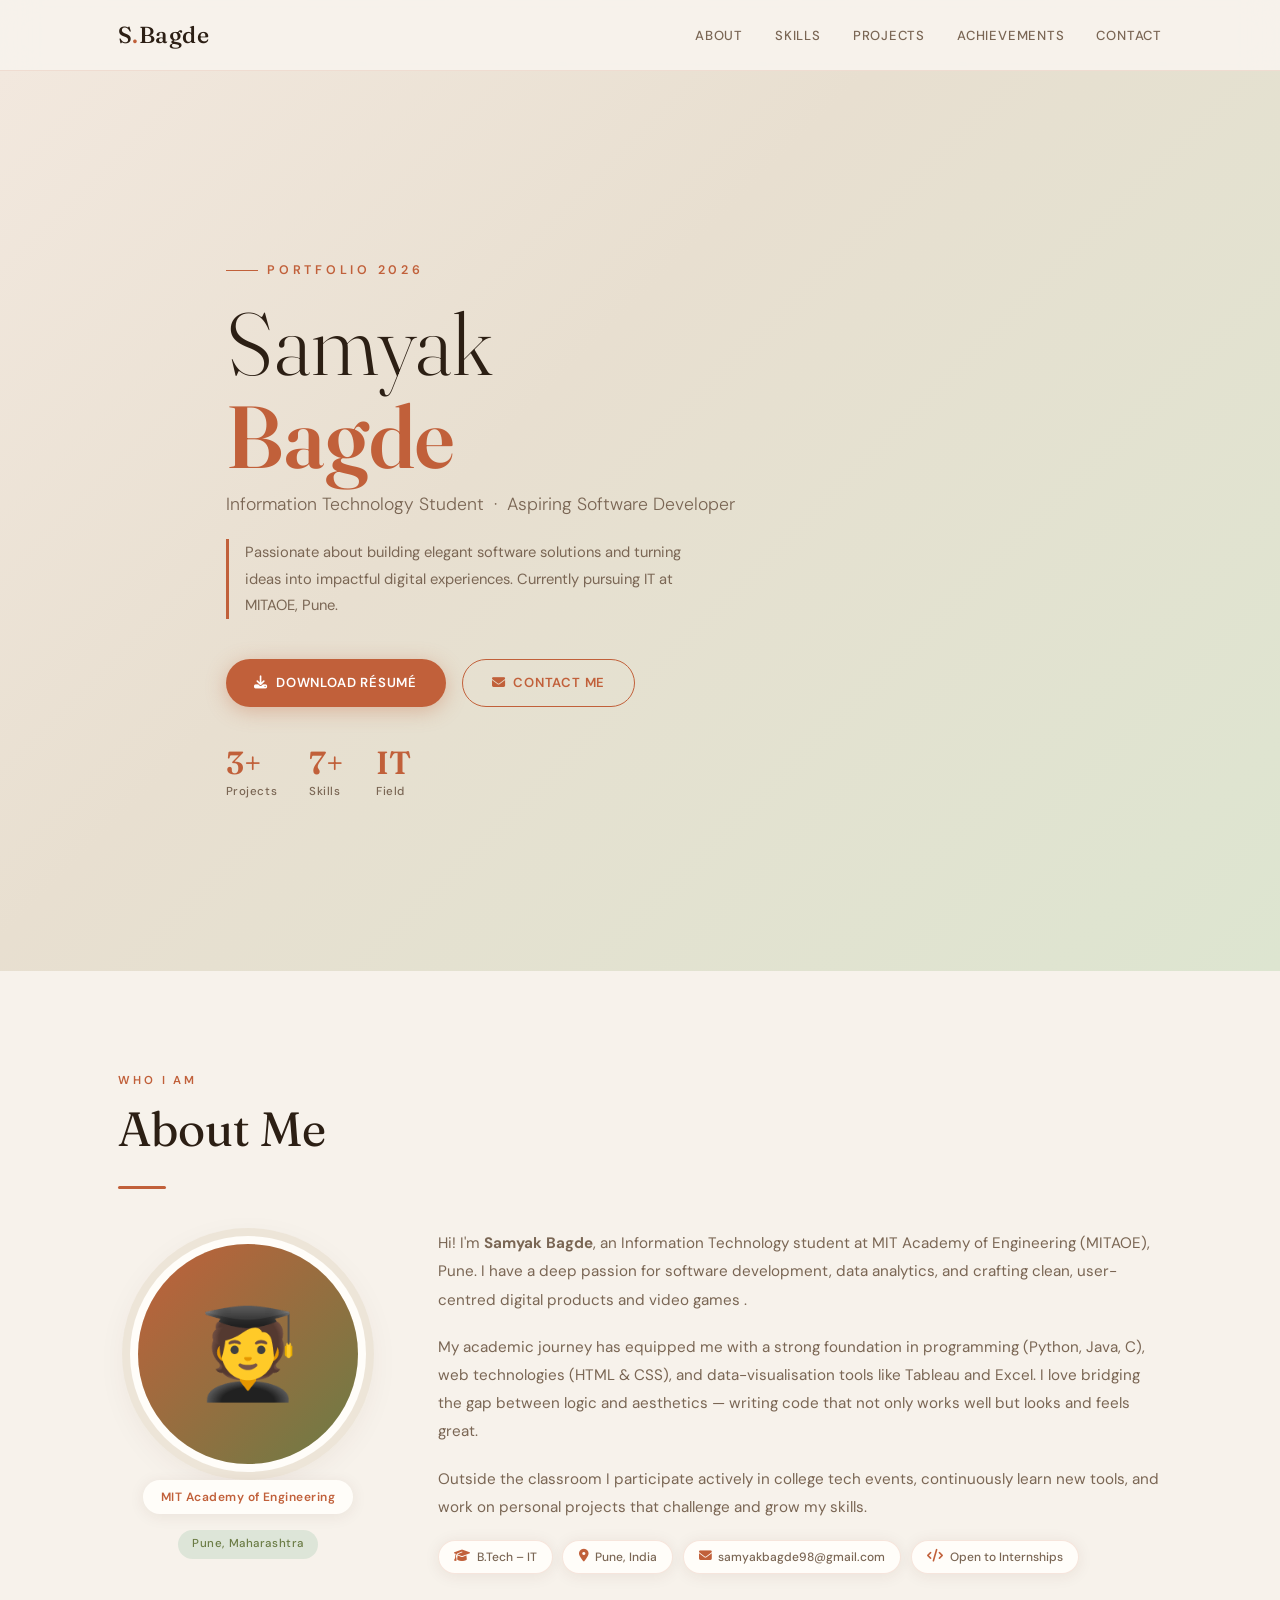
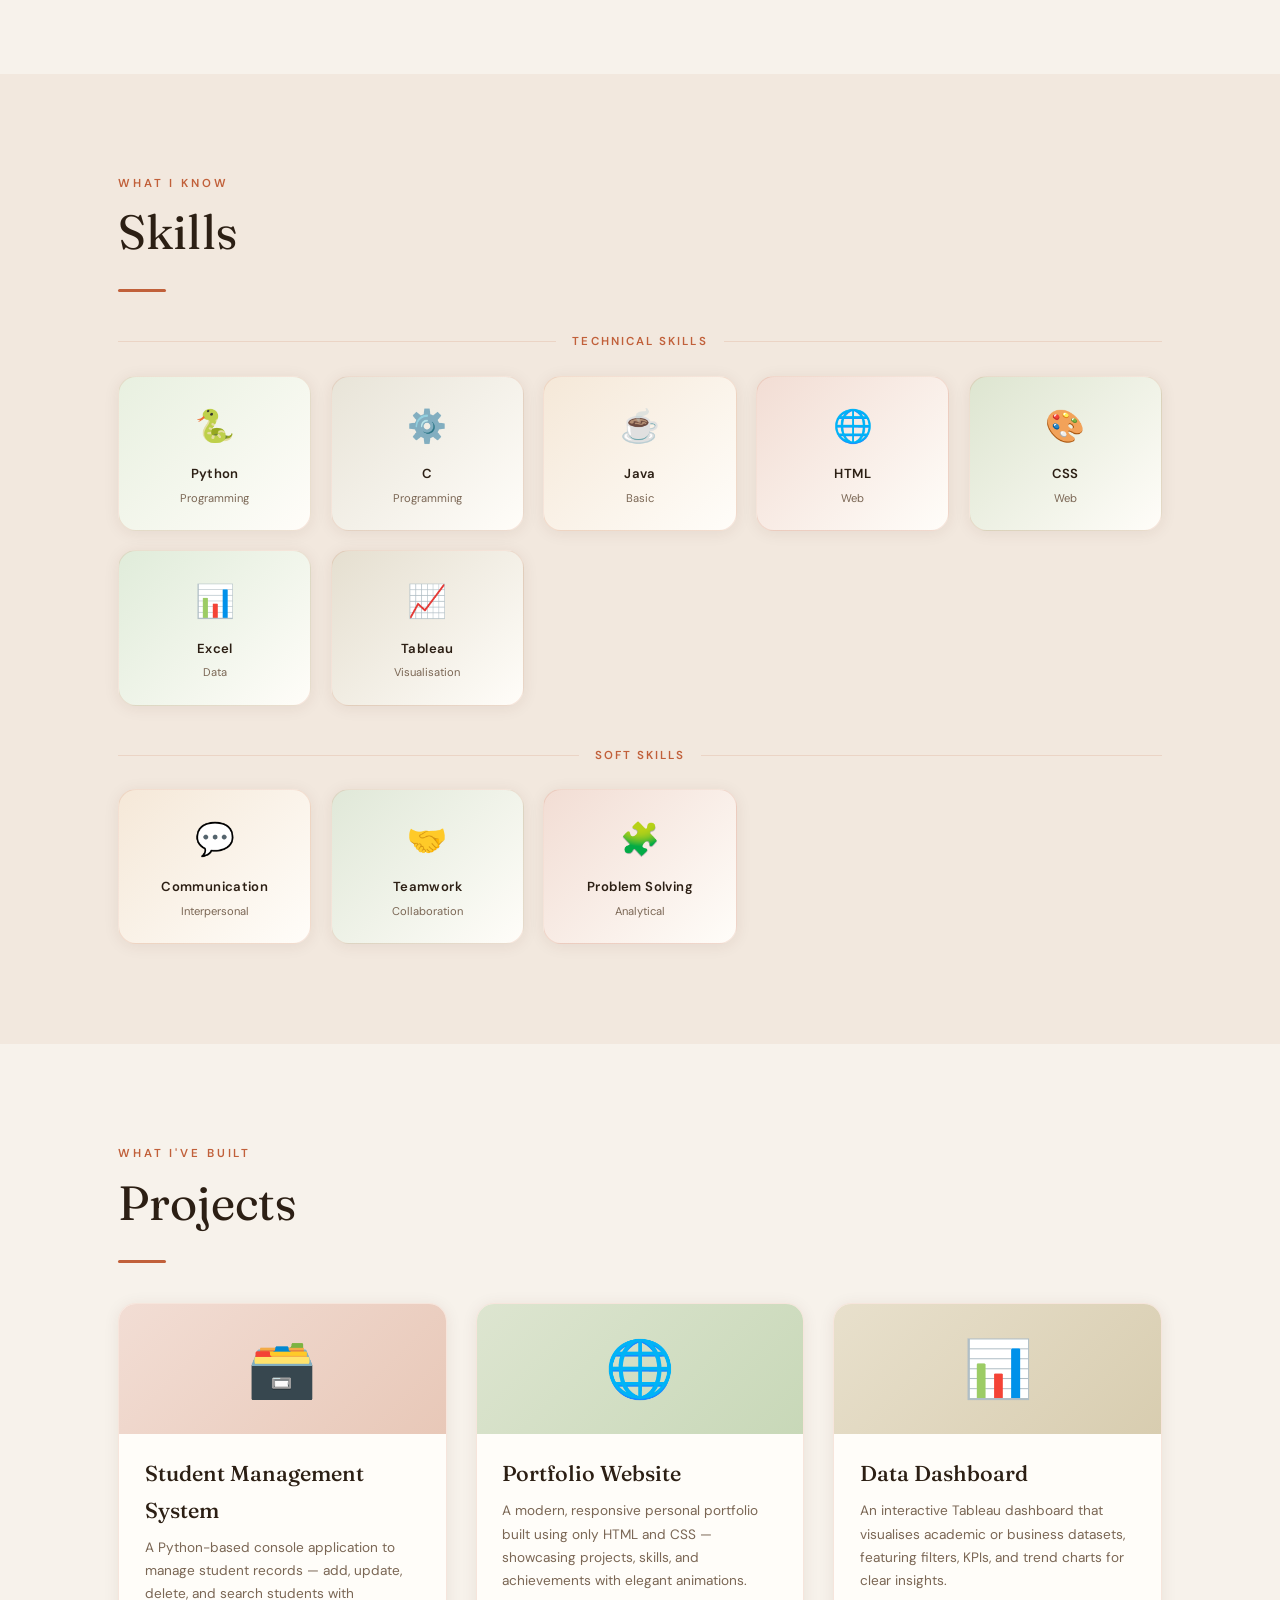
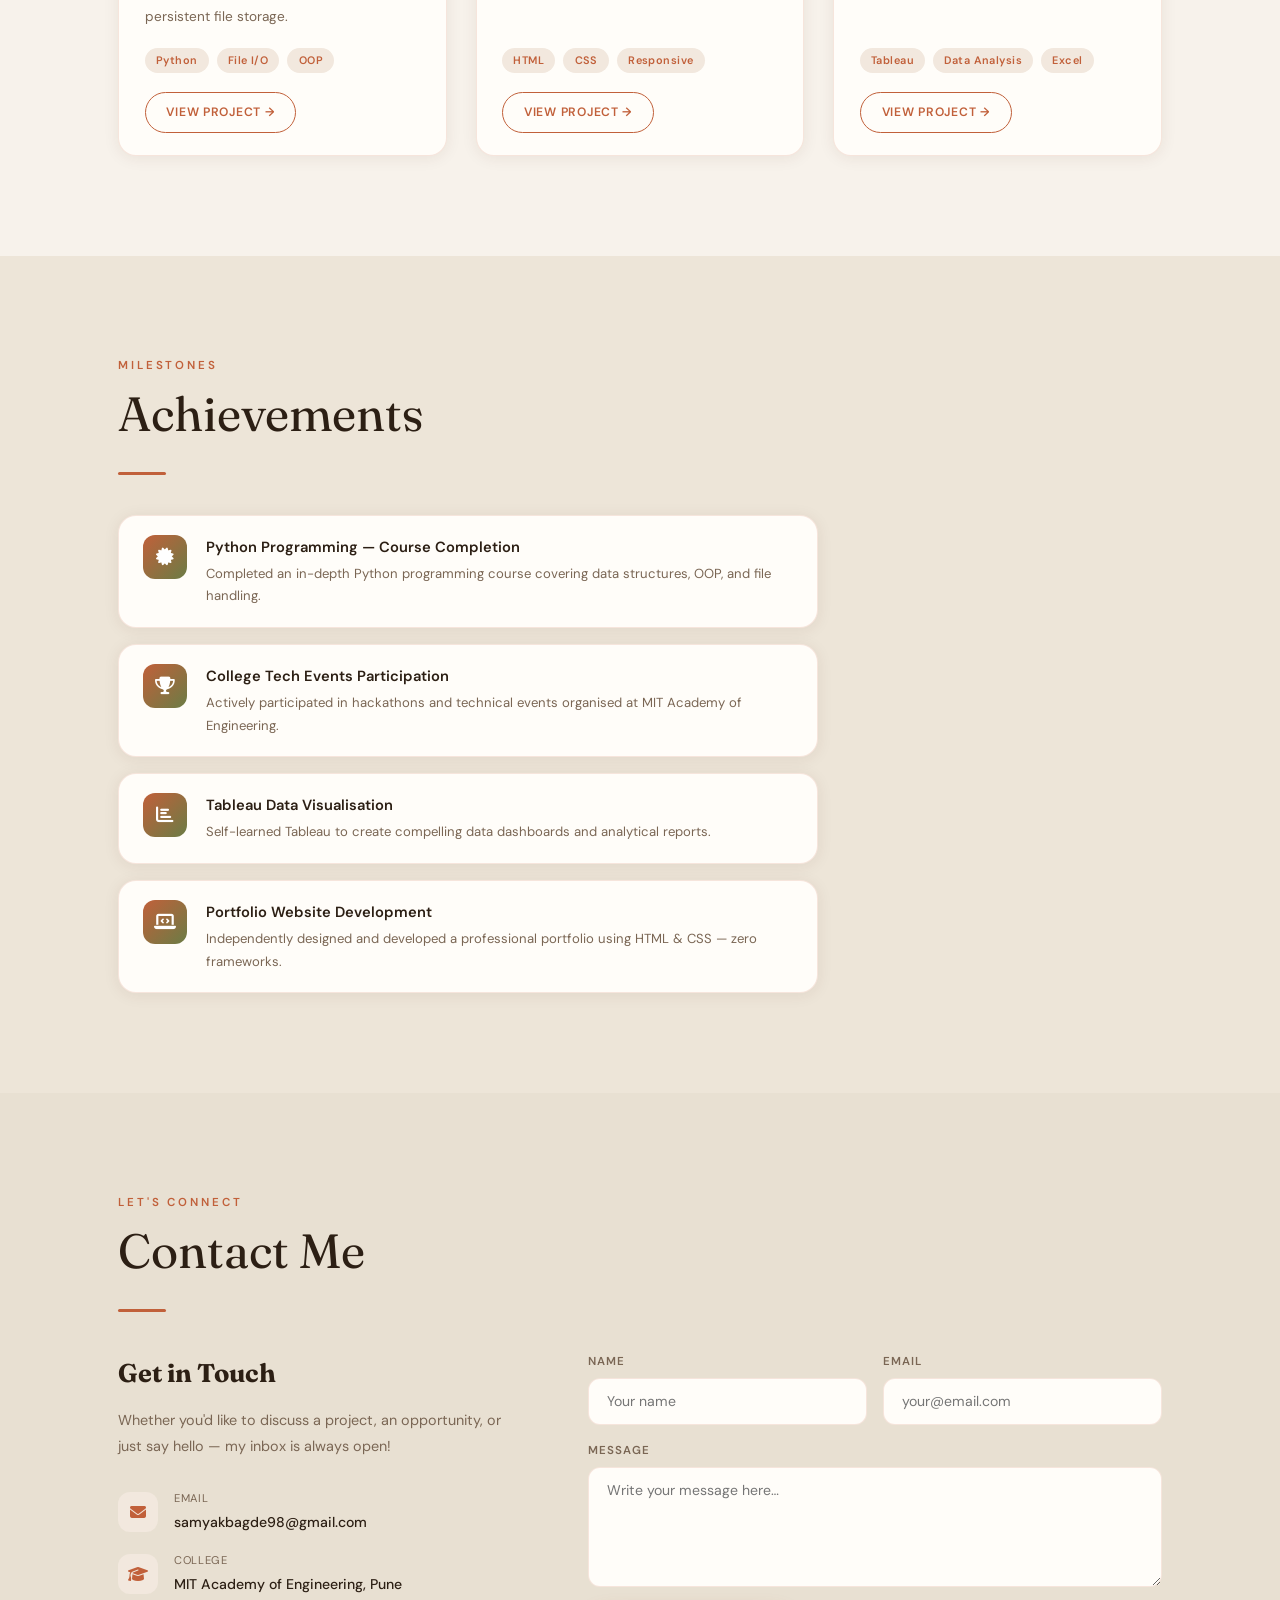
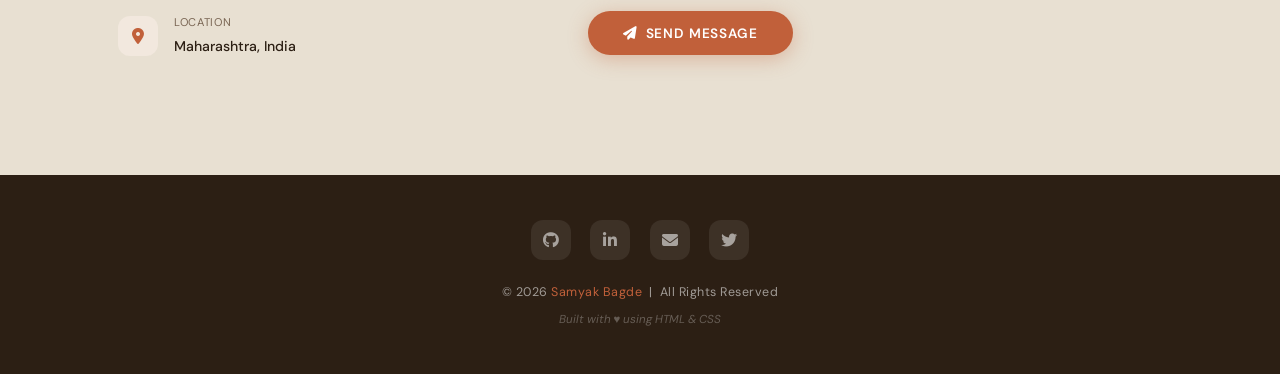
<file: index.html>
<!DOCTYPE html>
<html lang="en">
<head>
  <meta charset="UTF-8" />
  <meta name="viewport" content="width=device-width, initial-scale=1.0" />
  <title>Samyak Bagde — Portfolio</title>
  <link href="https://fonts.googleapis.com/css2?family=Fraunces:ital,opsz,wght@0,9..144,300;0,9..144,400;0,9..144,500;0,9..144,600;1,9..144,300&family=DM+Sans:wght@300;400;500;600&display=swap" rel="stylesheet" />
  <link rel="stylesheet" href="https://cdnjs.cloudflare.com/ajax/libs/font-awesome/6.5.0/css/all.min.css" />
  <link rel="stylesheet" href="style.css" />
</head>
<body>

<!-- ────────────────────────────── NAV ── -->
<nav>
  <div class="nav-inner">
    <a href="#home" class="nav-logo">S<span>.</span>Bagde</a>
    <input type="checkbox" id="nav-toggle" />
    <ul class="nav-links">
      <li><a href="#about">About</a></li>
      <li><a href="#skills">Skills</a></li>
      <li><a href="#projects">Projects</a></li>
      <li><a href="#achievements">Achievements</a></li>
      <li><a href="#contact">Contact</a></li>
    </ul>
    <label for="nav-toggle" class="hamburger" aria-label="Menu">
      <span></span><span></span><span></span>
    </label>
  </div>
  <div class="nav-mobile">
    <a href="#about">About</a>
    <a href="#skills">Skills</a>
    <a href="#projects">Projects</a>
    <a href="#achievements">Achievements</a>
    <a href="#contact">Contact</a>
  </div>
</nav>

<!-- ────────────────────────────── HERO ── -->
<section id="home">
  <div class="container">
    <div class="hero-inner">
      <div>
        <p class="hero-kicker fade d1">Portfolio 2026</p>
        <h1 class="hero-name fade d2">Samyak<br><strong>Bagde</strong></h1>
        <p class="hero-tagline fade d3">Information Technology Student &nbsp;·&nbsp; Aspiring Software Developer</p>
        <p class="hero-intro fade d4">
          Passionate about building elegant software solutions and turning ideas
          into impactful digital experiences. Currently pursuing IT at MITAOE, Pune.
        </p>
        <div class="btn-row fade d5">
          <a href="#" class="btn btn-primary"><i class="fa fa-download"></i> Download Résumé</a>
          <a href="#contact" class="btn btn-outline"><i class="fa fa-envelope"></i> Contact Me</a>
        </div>
        <div class="hero-stats fade d5">
          <div>
            <div class="hero-stat-num">3+</div>
            <div class="hero-stat-lbl">Projects</div>
          </div>
          <div>
            <div class="hero-stat-num">7+</div>
            <div class="hero-stat-lbl">Skills</div>
          </div>
          <div>
            <div class="hero-stat-num">IT</div>
            <div class="hero-stat-lbl">Field</div>
          </div>
        </div>
      </div>
      <div class="hero-blob fade d3">🧑‍💻</div>
    </div>
  </div>
</section>

<!-- ────────────────────────────── ABOUT ── -->
<section id="about" class="section-wrap">
  <div class="container">
    <p class="section-label">Who I Am</p>
    <h2 class="section-title">About Me</h2>
    <div class="sep"></div>
    <div class="about-grid">
      <div class="about-img-wrap">
        <div class="about-avatar">🧑‍🎓</div>
        <div class="about-badge">MIT Academy of Engineering</div>
        <div class="tag">Pune, Maharashtra</div>
      </div>
      <div class="about-text">
        <p>
          Hi! I'm <strong>Samyak Bagde</strong>, an Information Technology student at
          MIT Academy of Engineering (MITAOE), Pune. I have a deep passion for
          software development, data analytics, and crafting clean, user-centred
          digital products and video games .
        </p>
        <p>
          My academic journey has equipped me with a strong foundation in programming
          (Python, Java, C), web technologies (HTML & CSS), and data-visualisation tools
          like Tableau and Excel. I love bridging the gap between logic and aesthetics —
          writing code that not only works well but looks and feels great.
        </p>
        <p>
          Outside the classroom I participate actively in college tech events, continuously
          learn new tools, and work on personal projects that challenge and grow my skills.
        </p>
        <div class="about-chips">
          <div class="chip"><i class="fa fa-graduation-cap"></i> B.Tech – IT</div>
          <div class="chip"><i class="fa fa-map-marker-alt"></i> Pune, India</div>
          <div class="chip"><i class="fa fa-envelope"></i> samyakbagde98@gmail.com</div>
          <div class="chip"><i class="fa fa-code"></i> Open to Internships</div>
        </div>
      </div>
    </div>
  </div>
</section>

<!-- ────────────────────────────── SKILLS ── -->
<section id="skills" class="section-wrap alt">
  <div class="container">
    <p class="section-label">What I Know</p>
    <h2 class="section-title">Skills</h2>
    <div class="sep"></div>

    <div class="skills-divider">Technical Skills</div>
    <div class="skills-grid">
      <div class="skill-card sk-py"><div class="skill-icon"></div><div class="skill-name">Python</div><div class="skill-type">Programming</div></div>
      <div class="skill-card sk-c"><div class="skill-icon"></div><div class="skill-name">C</div><div class="skill-type">Programming</div></div>
      <div class="skill-card sk-java"><div class="skill-icon"></div><div class="skill-name">Java</div><div class="skill-type">Basic</div></div>
      <div class="skill-card sk-html"><div class="skill-icon"></div><div class="skill-name">HTML</div><div class="skill-type">Web</div></div>
      <div class="skill-card sk-css"><div class="skill-icon"></div><div class="skill-name">CSS</div><div class="skill-type">Web</div></div>
      <div class="skill-card sk-xl"><div class="skill-icon"></div><div class="skill-name">Excel</div><div class="skill-type">Data</div></div>
      <div class="skill-card sk-tab"><div class="skill-icon"></div><div class="skill-name">Tableau</div><div class="skill-type">Visualisation</div></div>
    </div>

    <div class="skills-divider">Soft Skills</div>
    <div class="skills-grid">
      <div class="skill-card sk-com"><div class="skill-icon"></div><div class="skill-name">Communication</div><div class="skill-type">Interpersonal</div></div>
      <div class="skill-card sk-team"><div class="skill-icon"></div><div class="skill-name">Teamwork</div><div class="skill-type">Collaboration</div></div>
      <div class="skill-card sk-prob"><div class="skill-icon"></div><div class="skill-name">Problem Solving</div><div class="skill-type">Analytical</div></div>
    </div>
  </div>
</section>

<!-- ────────────────────────────── PROJECTS ── -->
<section id="projects" class="section-wrap">
  <div class="container">
    <p class="section-label">What I've Built</p>
    <h2 class="section-title">Projects</h2>
    <div class="sep"></div>
    <div class="projects-grid">

      <div class="project-card">
        <div class="project-banner pb-1">🗃️</div>
        <div class="project-body">
          <h3 class="project-title">Student Management System</h3>
          <p class="project-desc">
            A Python-based console application to manage student records — add, update,
            delete, and search students with persistent file storage.
          </p>
          <div class="project-tags"><span>Python</span><span>File I/O</span><span>OOP</span></div>
          <a href="#" class="btn-view">View Project →</a>
        </div>
      </div>

      <div class="project-card">
        <div class="project-banner pb-2">🌐</div>
        <div class="project-body">
          <h3 class="project-title">Portfolio Website</h3>
          <p class="project-desc">
            A modern, responsive personal portfolio built using only HTML and CSS —
            showcasing projects, skills, and achievements with elegant animations.
          </p>
          <div class="project-tags"><span>HTML</span><span>CSS</span><span>Responsive</span></div>
          <a href="#" class="btn-view">View Project →</a>
        </div>
      </div>

      <div class="project-card">
        <div class="project-banner pb-3">📊</div>
        <div class="project-body">
          <h3 class="project-title">Data Dashboard</h3>
          <p class="project-desc">
            An interactive Tableau dashboard that visualises academic or business
            datasets, featuring filters, KPIs, and trend charts for clear insights.
          </p>
          <div class="project-tags"><span>Tableau</span><span>Data Analysis</span><span>Excel</span></div>
          <a href="#" class="btn-view">View Project →</a>
        </div>
      </div>

    </div>
  </div>
</section>

<!-- ────────────────────────────── ACHIEVEMENTS ── -->
<section id="achievements" class="section-wrap alt2">
  <div class="container">
    <p class="section-label">Milestones</p>
    <h2 class="section-title">Achievements</h2>
    <div class="sep"></div>
    <div class="ach-list">

      <div class="ach-item">
        <div class="ach-icon"><i class="fa fa-certificate"></i></div>
        <div class="ach-content">
          <h4>Python Programming — Course Completion</h4>
          <p>Completed an in-depth Python programming course covering data structures, OOP, and file handling.</p>
        </div>
      </div>

      <div class="ach-item">
        <div class="ach-icon"><i class="fa fa-trophy"></i></div>
        <div class="ach-content">
          <h4>College Tech Events Participation</h4>
          <p>Actively participated in hackathons and technical events organised at MIT Academy of Engineering.</p>
        </div>
      </div>

      <div class="ach-item">
        <div class="ach-icon"><i class="fa fa-chart-bar"></i></div>
        <div class="ach-content">
          <h4>Tableau Data Visualisation</h4>
          <p>Self-learned Tableau to create compelling data dashboards and analytical reports.</p>
        </div>
      </div>

      <div class="ach-item">
        <div class="ach-icon"><i class="fa fa-laptop-code"></i></div>
        <div class="ach-content">
          <h4>Portfolio Website Development</h4>
          <p>Independently designed and developed a professional portfolio using HTML & CSS — zero frameworks.</p>
        </div>
      </div>

    </div>
  </div>
</section>

<!-- ────────────────────────────── CONTACT ── -->
<section id="contact" class="section-wrap alt3">
  <div class="container">
    <p class="section-label">Let's Connect</p>
    <h2 class="section-title">Contact Me</h2>
    <div class="sep"></div>
    <div class="contact-grid">

      <div class="contact-info">
        <h3>Get in Touch</h3>
        <p>Whether you'd like to discuss a project, an opportunity, or just say hello — my inbox is always open!</p>
        <div class="contact-item">
          <div class="contact-icon"><i class="fa fa-envelope"></i></div>
          <div>
            <div class="contact-item-lbl">Email</div>
            <div class="contact-item-text"><a href="mailto:samyakbagde98@gmail.com">samyakbagde98@gmail.com</a></div>
          </div>
        </div>
        <div class="contact-item">
          <div class="contact-icon"><i class="fa fa-graduation-cap"></i></div>
          <div>
            <div class="contact-item-lbl">College</div>
            <div class="contact-item-text"><span>MIT Academy of Engineering, Pune</span></div>
          </div>
        </div>
        <div class="contact-item">
          <div class="contact-icon"><i class="fa fa-map-marker-alt"></i></div>
          <div>
            <div class="contact-item-lbl">Location</div>
            <div class="contact-item-text"><span>Maharashtra, India</span></div>
          </div>
        </div>
      </div>

      <div>
        <div class="contact-form">
          <div class="form-row">
            <div class="field">
              <label for="name">Name</label>
              <input type="text" id="name" placeholder="Your name" />
            </div>
            <div class="field">
              <label for="email">Email</label>
              <input type="email" id="email" placeholder="your@email.com" />
            </div>
          </div>
          <div class="field">
            <label for="message">Message</label>
            <textarea id="message" placeholder="Write your message here…"></textarea>
          </div>
          <button class="btn-send" type="button"><i class="fa fa-paper-plane"></i> &nbsp;Send Message</button>
        </div>
      </div>

    </div>
  </div>
</section>

<!-- ────────────────────────────── FOOTER ── -->
<footer>
  <div class="footer-inner">
    <div class="footer-socials">
      <a href="#" class="social-btn" aria-label="GitHub"><i class="fab fa-github"></i></a>
      <a href="#" class="social-btn" aria-label="LinkedIn"><i class="fab fa-linkedin-in"></i></a>
      <a href="mailto:samyakbagde98@gmail.com" class="social-btn" aria-label="Email"><i class="fa fa-envelope"></i></a>
      <a href="#" class="social-btn" aria-label="Twitter"><i class="fab fa-twitter"></i></a>
    </div>
    <p class="footer-copy">© 2026 <span>Samyak Bagde</span> &nbsp;|&nbsp; All Rights Reserved</p>
    <p class="footer-tagline">Built with ♥ using HTML &amp; CSS</p>
  </div>
</footer>

</body>
</html>
</file>
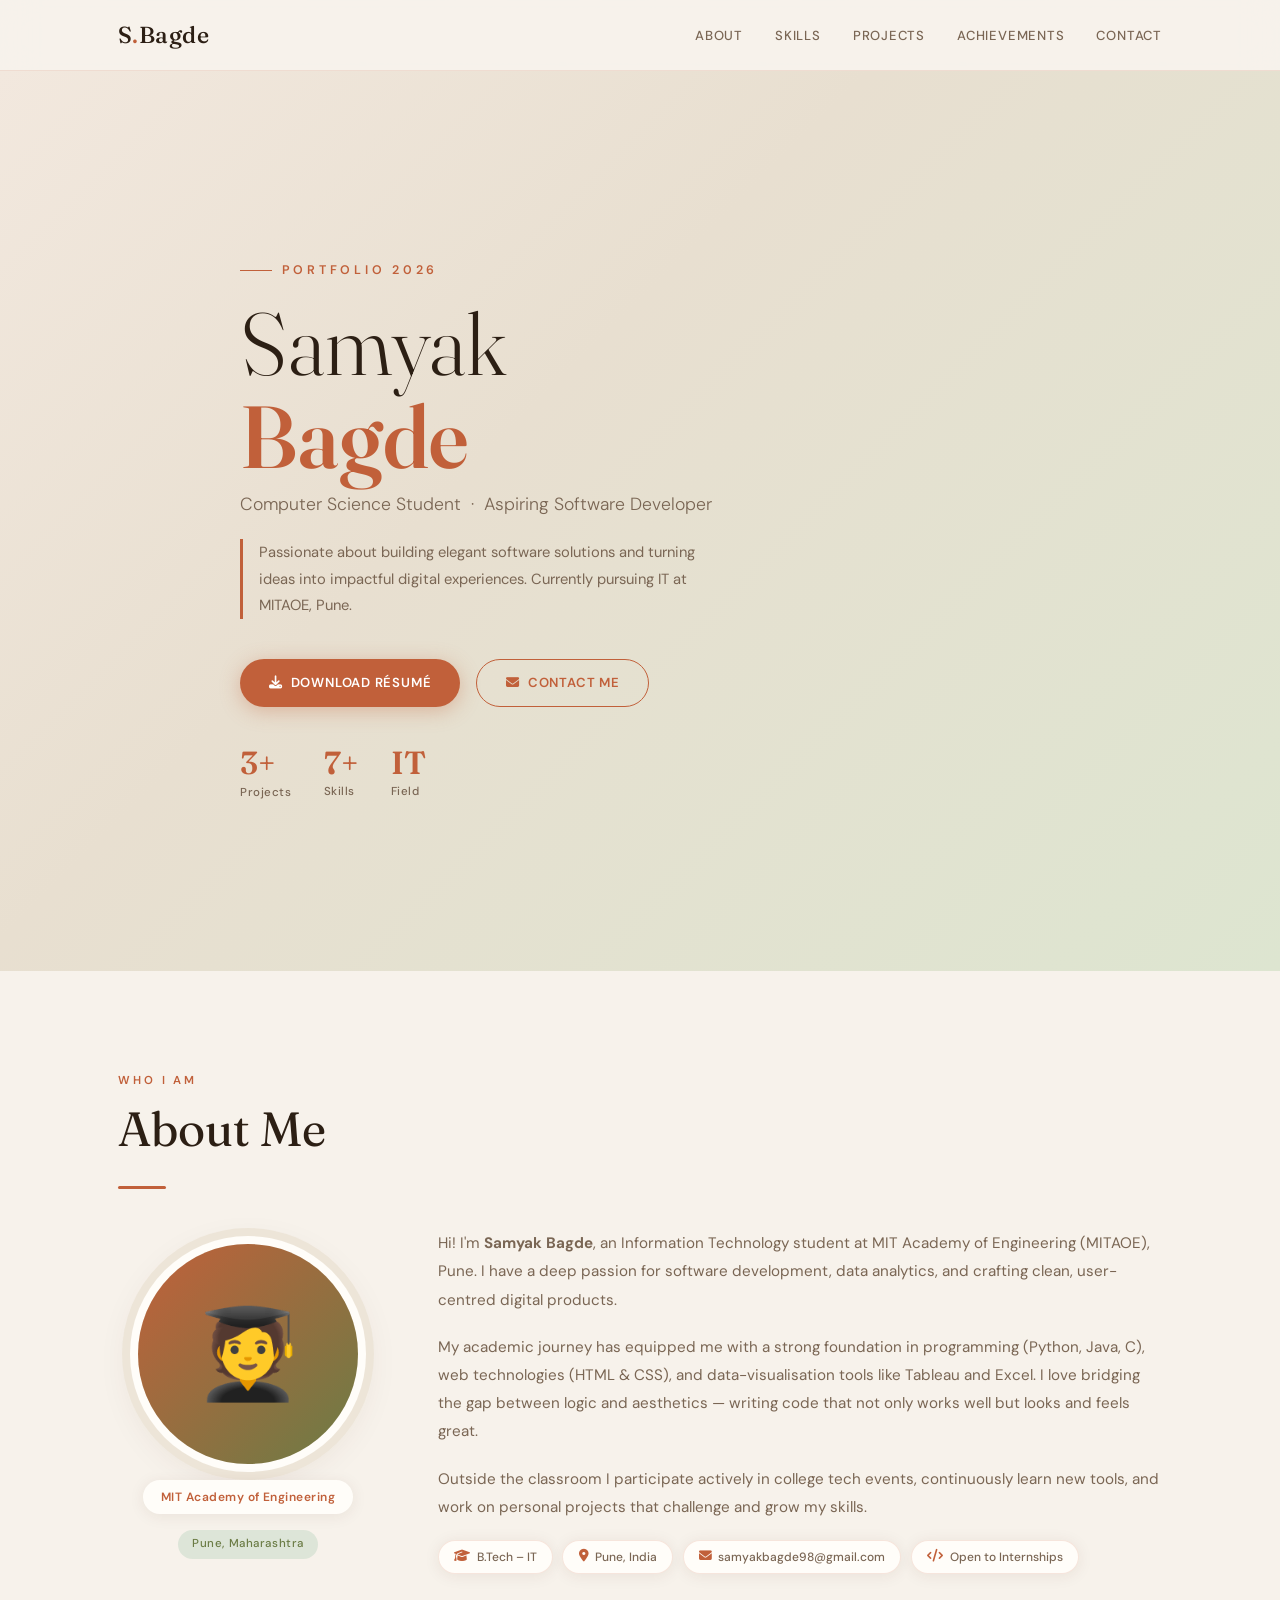
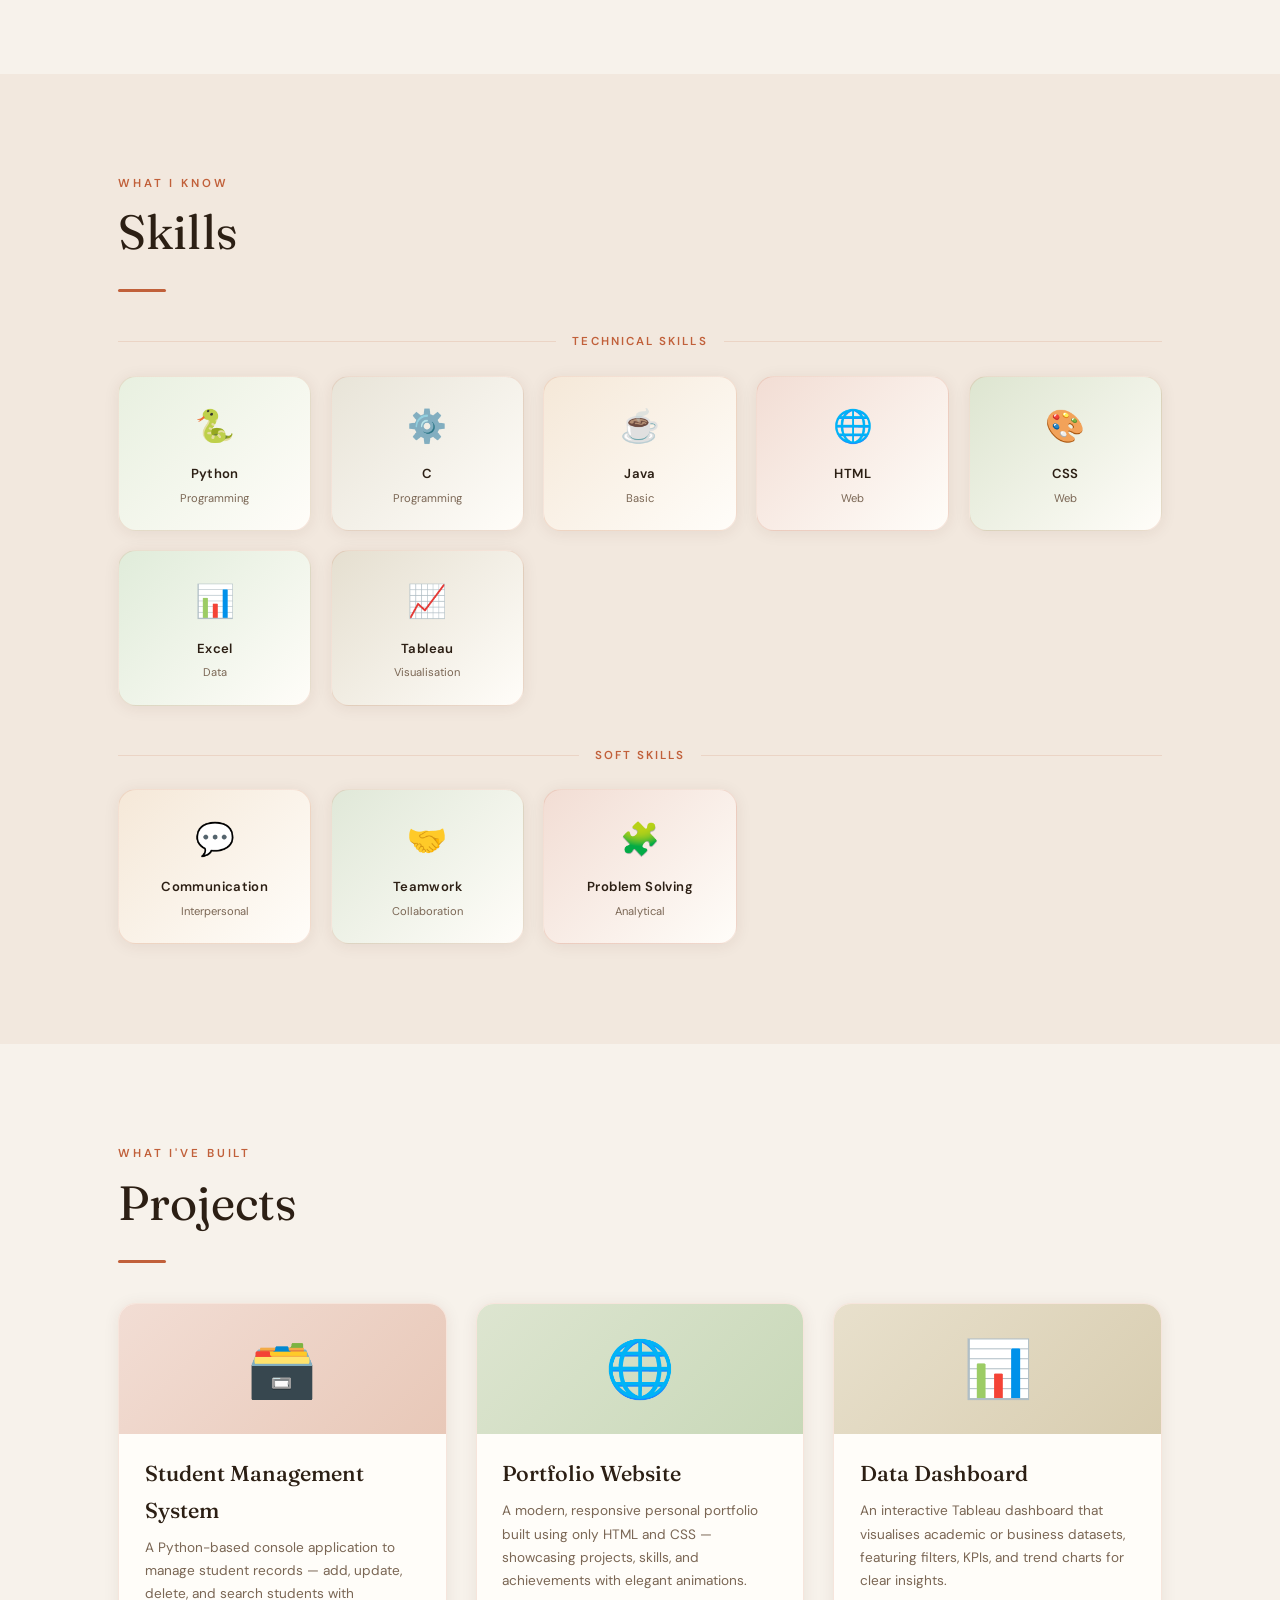
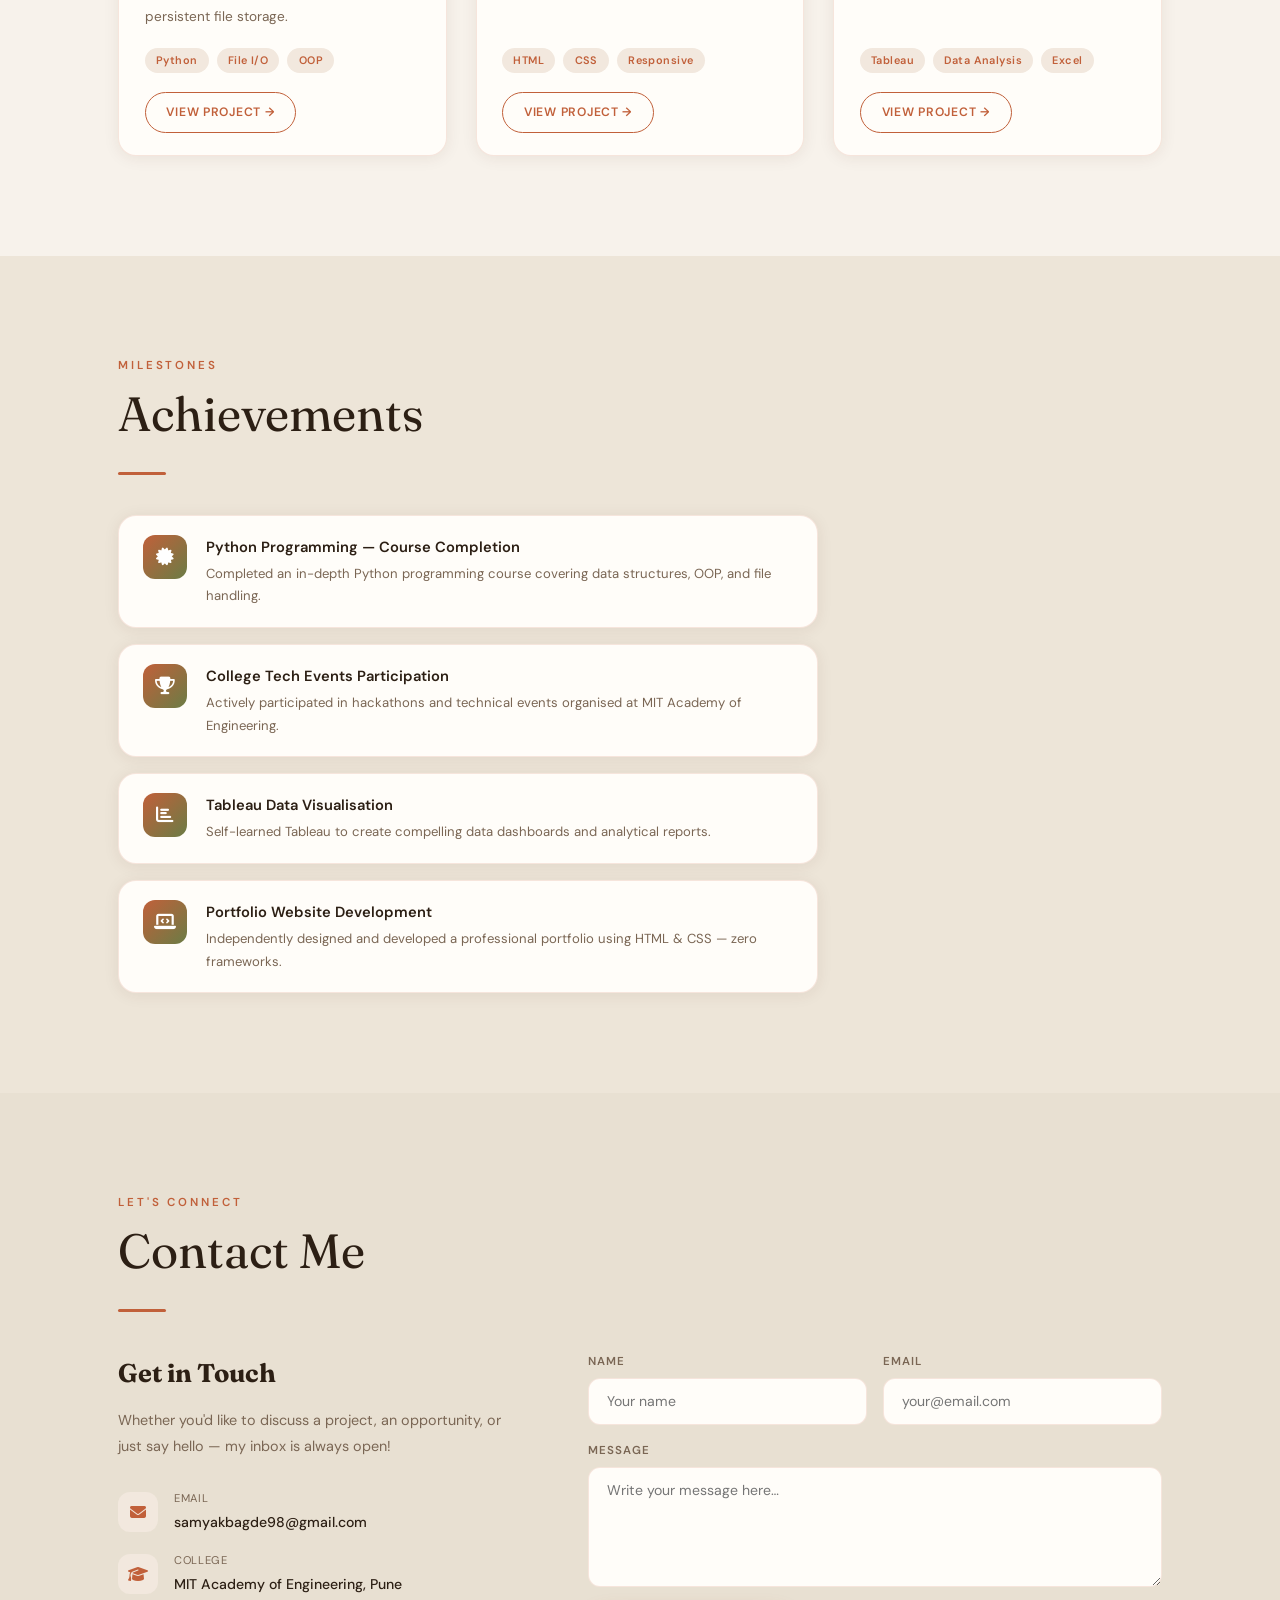
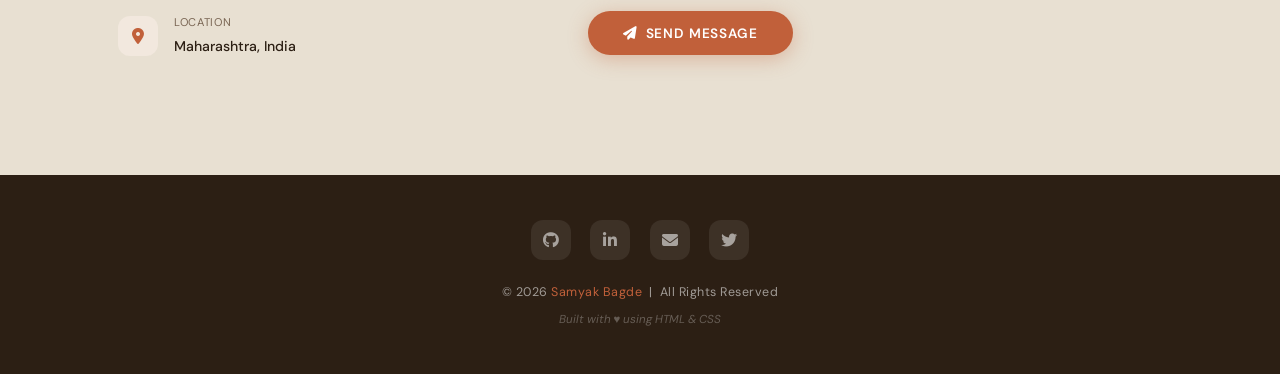
<file: index (1).html>
<!DOCTYPE html>
<html lang="en">
<head>
  <meta charset="UTF-8" />
  <meta name="viewport" content="width=device-width, initial-scale=1.0" />
  <title>Samyak Bagde — Portfolio</title>
  <link href="https://fonts.googleapis.com/css2?family=Fraunces:ital,opsz,wght@0,9..144,300;0,9..144,400;0,9..144,500;0,9..144,600;1,9..144,300&family=DM+Sans:wght@300;400;500;600&display=swap" rel="stylesheet" />
  <link rel="stylesheet" href="https://cdnjs.cloudflare.com/ajax/libs/font-awesome/6.5.0/css/all.min.css" />
  <link rel="stylesheet" href="style.css" />
</head>
<body>

<!-- ────────────────────────────── NAV ── -->
<nav>
  <div class="nav-inner">
    <a href="#home" class="nav-logo">S<span>.</span>Bagde</a>
    <input type="checkbox" id="nav-toggle" />
    <ul class="nav-links">
      <li><a href="#about">About</a></li>
      <li><a href="#skills">Skills</a></li>
      <li><a href="#projects">Projects</a></li>
      <li><a href="#achievements">Achievements</a></li>
      <li><a href="#contact">Contact</a></li>
    </ul>
    <label for="nav-toggle" class="hamburger" aria-label="Menu">
      <span></span><span></span><span></span>
    </label>
  </div>
  <div class="nav-mobile">
    <a href="#about">About</a>
    <a href="#skills">Skills</a>
    <a href="#projects">Projects</a>
    <a href="#achievements">Achievements</a>
    <a href="#contact">Contact</a>
  </div>
</nav>

<!-- ────────────────────────────── HERO ── -->
<section id="home">
  <div class="container">
    <div class="hero-inner">
      <div>
        <p class="hero-kicker fade d1">Portfolio 2026</p>
        <h1 class="hero-name fade d2">Samyak<br><strong>Bagde</strong></h1>
        <p class="hero-tagline fade d3">Computer Science Student &nbsp;·&nbsp; Aspiring Software Developer</p>
        <p class="hero-intro fade d4">
          Passionate about building elegant software solutions and turning ideas
          into impactful digital experiences. Currently pursuing IT at MITAOE, Pune.
        </p>
        <div class="btn-row fade d5">
          <a href="#" class="btn btn-primary"><i class="fa fa-download"></i> Download Résumé</a>
          <a href="#contact" class="btn btn-outline"><i class="fa fa-envelope"></i> Contact Me</a>
        </div>
        <div class="hero-stats fade d5">
          <div>
            <div class="hero-stat-num">3+</div>
            <div class="hero-stat-lbl">Projects</div>
          </div>
          <div>
            <div class="hero-stat-num">7+</div>
            <div class="hero-stat-lbl">Skills</div>
          </div>
          <div>
            <div class="hero-stat-num">IT</div>
            <div class="hero-stat-lbl">Field</div>
          </div>
        </div>
      </div>
      <div class="hero-blob fade d3">🧑‍💻</div>
    </div>
  </div>
</section>

<!-- ────────────────────────────── ABOUT ── -->
<section id="about" class="section-wrap">
  <div class="container">
    <p class="section-label">Who I Am</p>
    <h2 class="section-title">About Me</h2>
    <div class="sep"></div>
    <div class="about-grid">
      <div class="about-img-wrap">
        <div class="about-avatar">🧑‍🎓</div>
        <div class="about-badge">MIT Academy of Engineering</div>
        <div class="tag">Pune, Maharashtra</div>
      </div>
      <div class="about-text">
        <p>
          Hi! I'm <strong>Samyak Bagde</strong>, an Information Technology student at
          MIT Academy of Engineering (MITAOE), Pune. I have a deep passion for
          software development, data analytics, and crafting clean, user-centred
          digital products.
        </p>
        <p>
          My academic journey has equipped me with a strong foundation in programming
          (Python, Java, C), web technologies (HTML & CSS), and data-visualisation tools
          like Tableau and Excel. I love bridging the gap between logic and aesthetics —
          writing code that not only works well but looks and feels great.
        </p>
        <p>
          Outside the classroom I participate actively in college tech events, continuously
          learn new tools, and work on personal projects that challenge and grow my skills.
        </p>
        <div class="about-chips">
          <div class="chip"><i class="fa fa-graduation-cap"></i> B.Tech – IT</div>
          <div class="chip"><i class="fa fa-map-marker-alt"></i> Pune, India</div>
          <div class="chip"><i class="fa fa-envelope"></i> samyakbagde98@gmail.com</div>
          <div class="chip"><i class="fa fa-code"></i> Open to Internships</div>
        </div>
      </div>
    </div>
  </div>
</section>

<!-- ────────────────────────────── SKILLS ── -->
<section id="skills" class="section-wrap alt">
  <div class="container">
    <p class="section-label">What I Know</p>
    <h2 class="section-title">Skills</h2>
    <div class="sep"></div>

    <div class="skills-divider">Technical Skills</div>
    <div class="skills-grid">
      <div class="skill-card sk-py"><div class="skill-icon"></div><div class="skill-name">Python</div><div class="skill-type">Programming</div></div>
      <div class="skill-card sk-c"><div class="skill-icon"></div><div class="skill-name">C</div><div class="skill-type">Programming</div></div>
      <div class="skill-card sk-java"><div class="skill-icon"></div><div class="skill-name">Java</div><div class="skill-type">Basic</div></div>
      <div class="skill-card sk-html"><div class="skill-icon"></div><div class="skill-name">HTML</div><div class="skill-type">Web</div></div>
      <div class="skill-card sk-css"><div class="skill-icon"></div><div class="skill-name">CSS</div><div class="skill-type">Web</div></div>
      <div class="skill-card sk-xl"><div class="skill-icon"></div><div class="skill-name">Excel</div><div class="skill-type">Data</div></div>
      <div class="skill-card sk-tab"><div class="skill-icon"></div><div class="skill-name">Tableau</div><div class="skill-type">Visualisation</div></div>
    </div>

    <div class="skills-divider">Soft Skills</div>
    <div class="skills-grid">
      <div class="skill-card sk-com"><div class="skill-icon"></div><div class="skill-name">Communication</div><div class="skill-type">Interpersonal</div></div>
      <div class="skill-card sk-team"><div class="skill-icon"></div><div class="skill-name">Teamwork</div><div class="skill-type">Collaboration</div></div>
      <div class="skill-card sk-prob"><div class="skill-icon"></div><div class="skill-name">Problem Solving</div><div class="skill-type">Analytical</div></div>
    </div>
  </div>
</section>

<!-- ────────────────────────────── PROJECTS ── -->
<section id="projects" class="section-wrap">
  <div class="container">
    <p class="section-label">What I've Built</p>
    <h2 class="section-title">Projects</h2>
    <div class="sep"></div>
    <div class="projects-grid">

      <div class="project-card">
        <div class="project-banner pb-1">🗃️</div>
        <div class="project-body">
          <h3 class="project-title">Student Management System</h3>
          <p class="project-desc">
            A Python-based console application to manage student records — add, update,
            delete, and search students with persistent file storage.
          </p>
          <div class="project-tags"><span>Python</span><span>File I/O</span><span>OOP</span></div>
          <a href="#" class="btn-view">View Project →</a>
        </div>
      </div>

      <div class="project-card">
        <div class="project-banner pb-2">🌐</div>
        <div class="project-body">
          <h3 class="project-title">Portfolio Website</h3>
          <p class="project-desc">
            A modern, responsive personal portfolio built using only HTML and CSS —
            showcasing projects, skills, and achievements with elegant animations.
          </p>
          <div class="project-tags"><span>HTML</span><span>CSS</span><span>Responsive</span></div>
          <a href="#" class="btn-view">View Project →</a>
        </div>
      </div>

      <div class="project-card">
        <div class="project-banner pb-3">📊</div>
        <div class="project-body">
          <h3 class="project-title">Data Dashboard</h3>
          <p class="project-desc">
            An interactive Tableau dashboard that visualises academic or business
            datasets, featuring filters, KPIs, and trend charts for clear insights.
          </p>
          <div class="project-tags"><span>Tableau</span><span>Data Analysis</span><span>Excel</span></div>
          <a href="#" class="btn-view">View Project →</a>
        </div>
      </div>

    </div>
  </div>
</section>

<!-- ────────────────────────────── ACHIEVEMENTS ── -->
<section id="achievements" class="section-wrap alt2">
  <div class="container">
    <p class="section-label">Milestones</p>
    <h2 class="section-title">Achievements</h2>
    <div class="sep"></div>
    <div class="ach-list">

      <div class="ach-item">
        <div class="ach-icon"><i class="fa fa-certificate"></i></div>
        <div class="ach-content">
          <h4>Python Programming — Course Completion</h4>
          <p>Completed an in-depth Python programming course covering data structures, OOP, and file handling.</p>
        </div>
      </div>

      <div class="ach-item">
        <div class="ach-icon"><i class="fa fa-trophy"></i></div>
        <div class="ach-content">
          <h4>College Tech Events Participation</h4>
          <p>Actively participated in hackathons and technical events organised at MIT Academy of Engineering.</p>
        </div>
      </div>

      <div class="ach-item">
        <div class="ach-icon"><i class="fa fa-chart-bar"></i></div>
        <div class="ach-content">
          <h4>Tableau Data Visualisation</h4>
          <p>Self-learned Tableau to create compelling data dashboards and analytical reports.</p>
        </div>
      </div>

      <div class="ach-item">
        <div class="ach-icon"><i class="fa fa-laptop-code"></i></div>
        <div class="ach-content">
          <h4>Portfolio Website Development</h4>
          <p>Independently designed and developed a professional portfolio using HTML & CSS — zero frameworks.</p>
        </div>
      </div>

    </div>
  </div>
</section>

<!-- ────────────────────────────── CONTACT ── -->
<section id="contact" class="section-wrap alt3">
  <div class="container">
    <p class="section-label">Let's Connect</p>
    <h2 class="section-title">Contact Me</h2>
    <div class="sep"></div>
    <div class="contact-grid">

      <div class="contact-info">
        <h3>Get in Touch</h3>
        <p>Whether you'd like to discuss a project, an opportunity, or just say hello — my inbox is always open!</p>
        <div class="contact-item">
          <div class="contact-icon"><i class="fa fa-envelope"></i></div>
          <div>
            <div class="contact-item-lbl">Email</div>
            <div class="contact-item-text"><a href="mailto:samyakbagde98@gmail.com">samyakbagde98@gmail.com</a></div>
          </div>
        </div>
        <div class="contact-item">
          <div class="contact-icon"><i class="fa fa-graduation-cap"></i></div>
          <div>
            <div class="contact-item-lbl">College</div>
            <div class="contact-item-text"><span>MIT Academy of Engineering, Pune</span></div>
          </div>
        </div>
        <div class="contact-item">
          <div class="contact-icon"><i class="fa fa-map-marker-alt"></i></div>
          <div>
            <div class="contact-item-lbl">Location</div>
            <div class="contact-item-text"><span>Maharashtra, India</span></div>
          </div>
        </div>
      </div>

      <div>
        <div class="contact-form">
          <div class="form-row">
            <div class="field">
              <label for="name">Name</label>
              <input type="text" id="name" placeholder="Your name" />
            </div>
            <div class="field">
              <label for="email">Email</label>
              <input type="email" id="email" placeholder="your@email.com" />
            </div>
          </div>
          <div class="field">
            <label for="message">Message</label>
            <textarea id="message" placeholder="Write your message here…"></textarea>
          </div>
          <button class="btn-send" type="button"><i class="fa fa-paper-plane"></i> &nbsp;Send Message</button>
        </div>
      </div>

    </div>
  </div>
</section>

<!-- ────────────────────────────── FOOTER ── -->
<footer>
  <div class="footer-inner">
    <div class="footer-socials">
      <a href="#" class="social-btn" aria-label="GitHub"><i class="fab fa-github"></i></a>
      <a href="#" class="social-btn" aria-label="LinkedIn"><i class="fab fa-linkedin-in"></i></a>
      <a href="mailto:samyakbagde98@gmail.com" class="social-btn" aria-label="Email"><i class="fa fa-envelope"></i></a>
      <a href="#" class="social-btn" aria-label="Twitter"><i class="fab fa-twitter"></i></a>
    </div>
    <p class="footer-copy">© 2026 <span>Samyak Bagde</span> &nbsp;|&nbsp; All Rights Reserved</p>
    <p class="footer-tagline">Built with ♥ using HTML &amp; CSS</p>
  </div>
</footer>

</body>
</html>
</file>
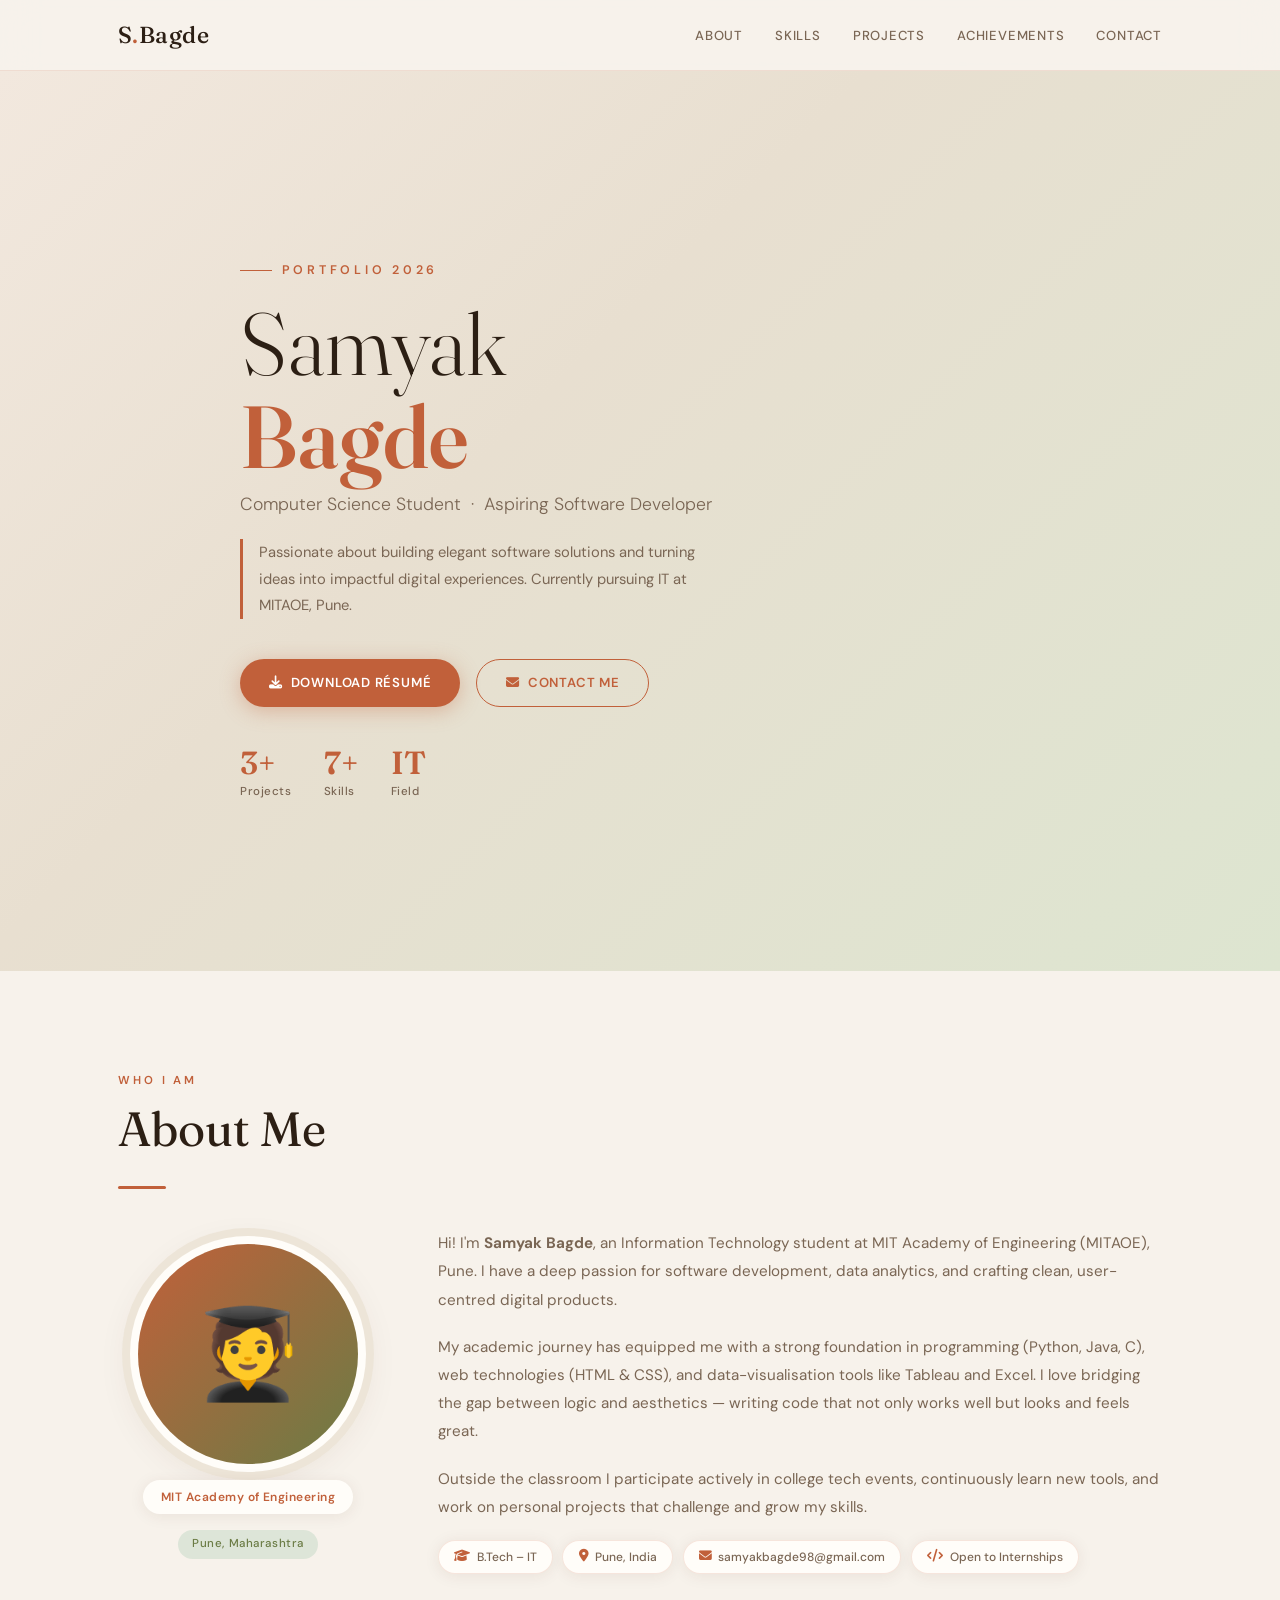
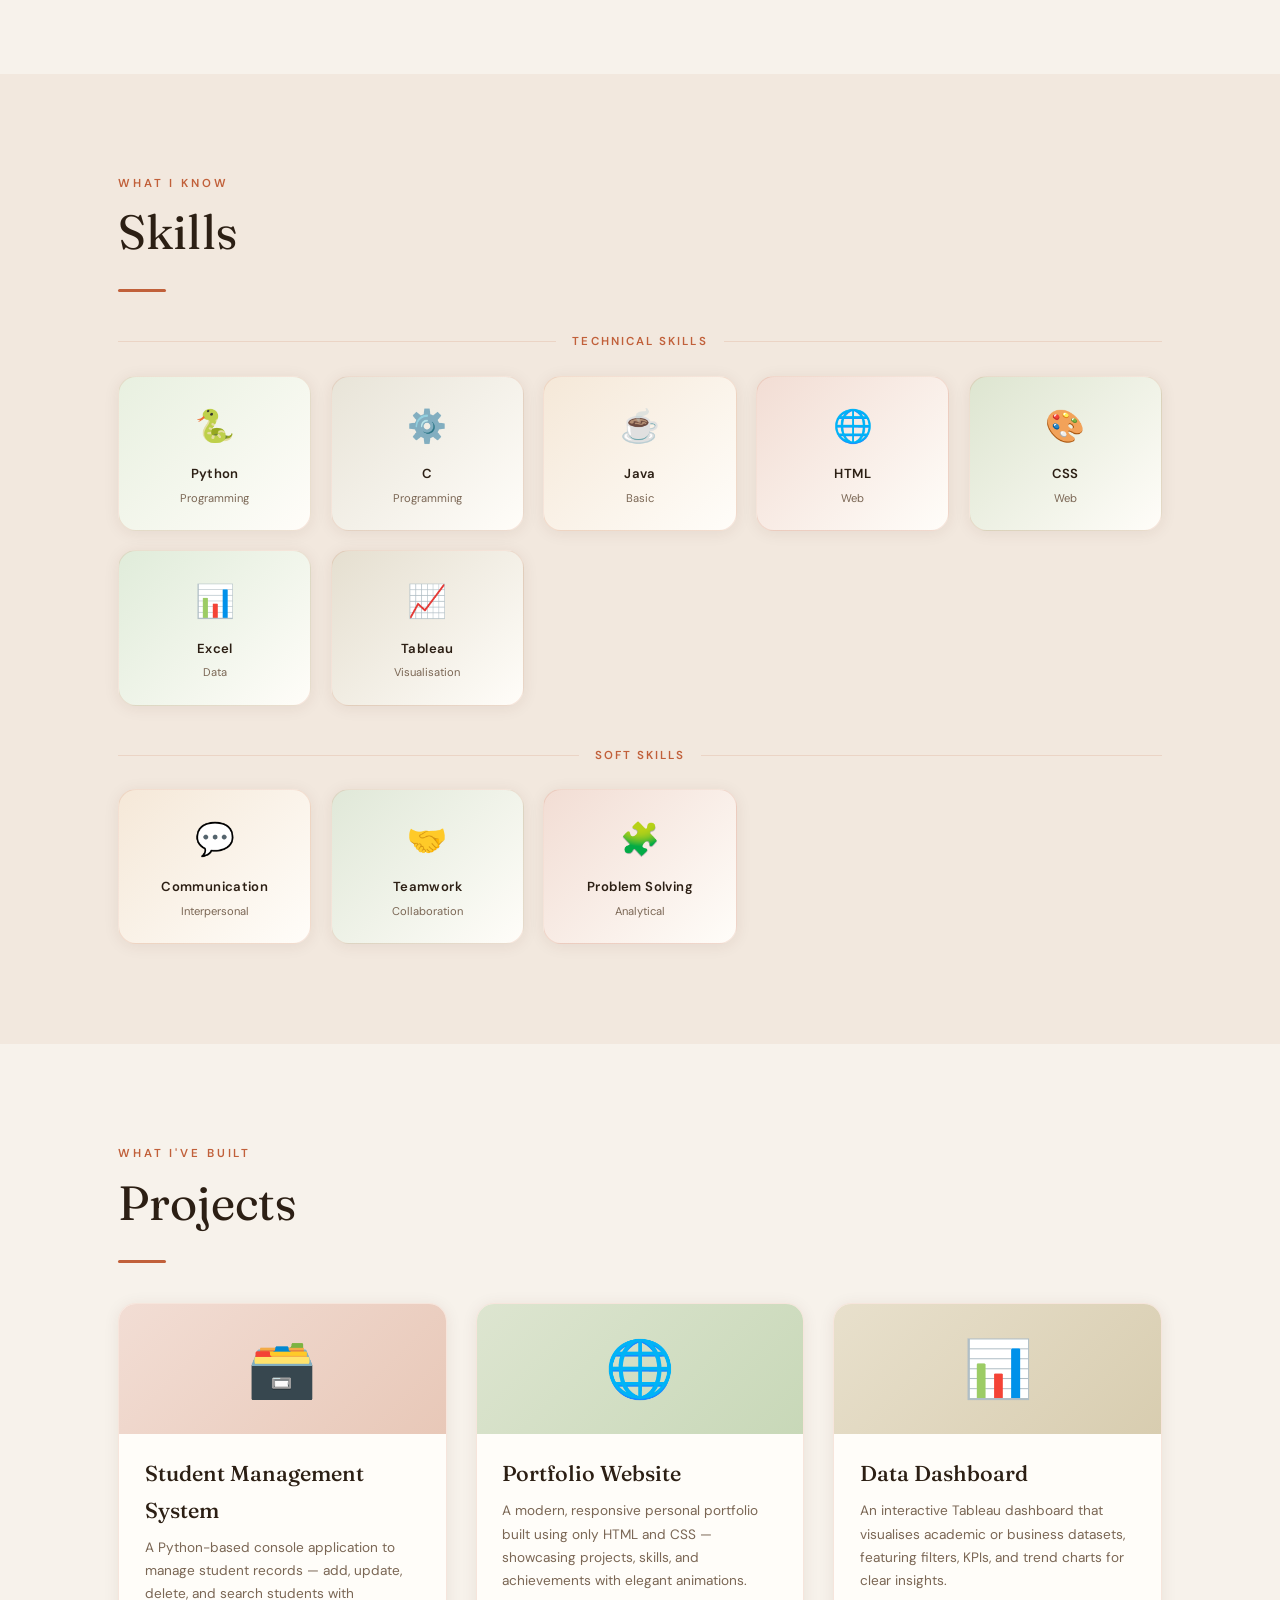
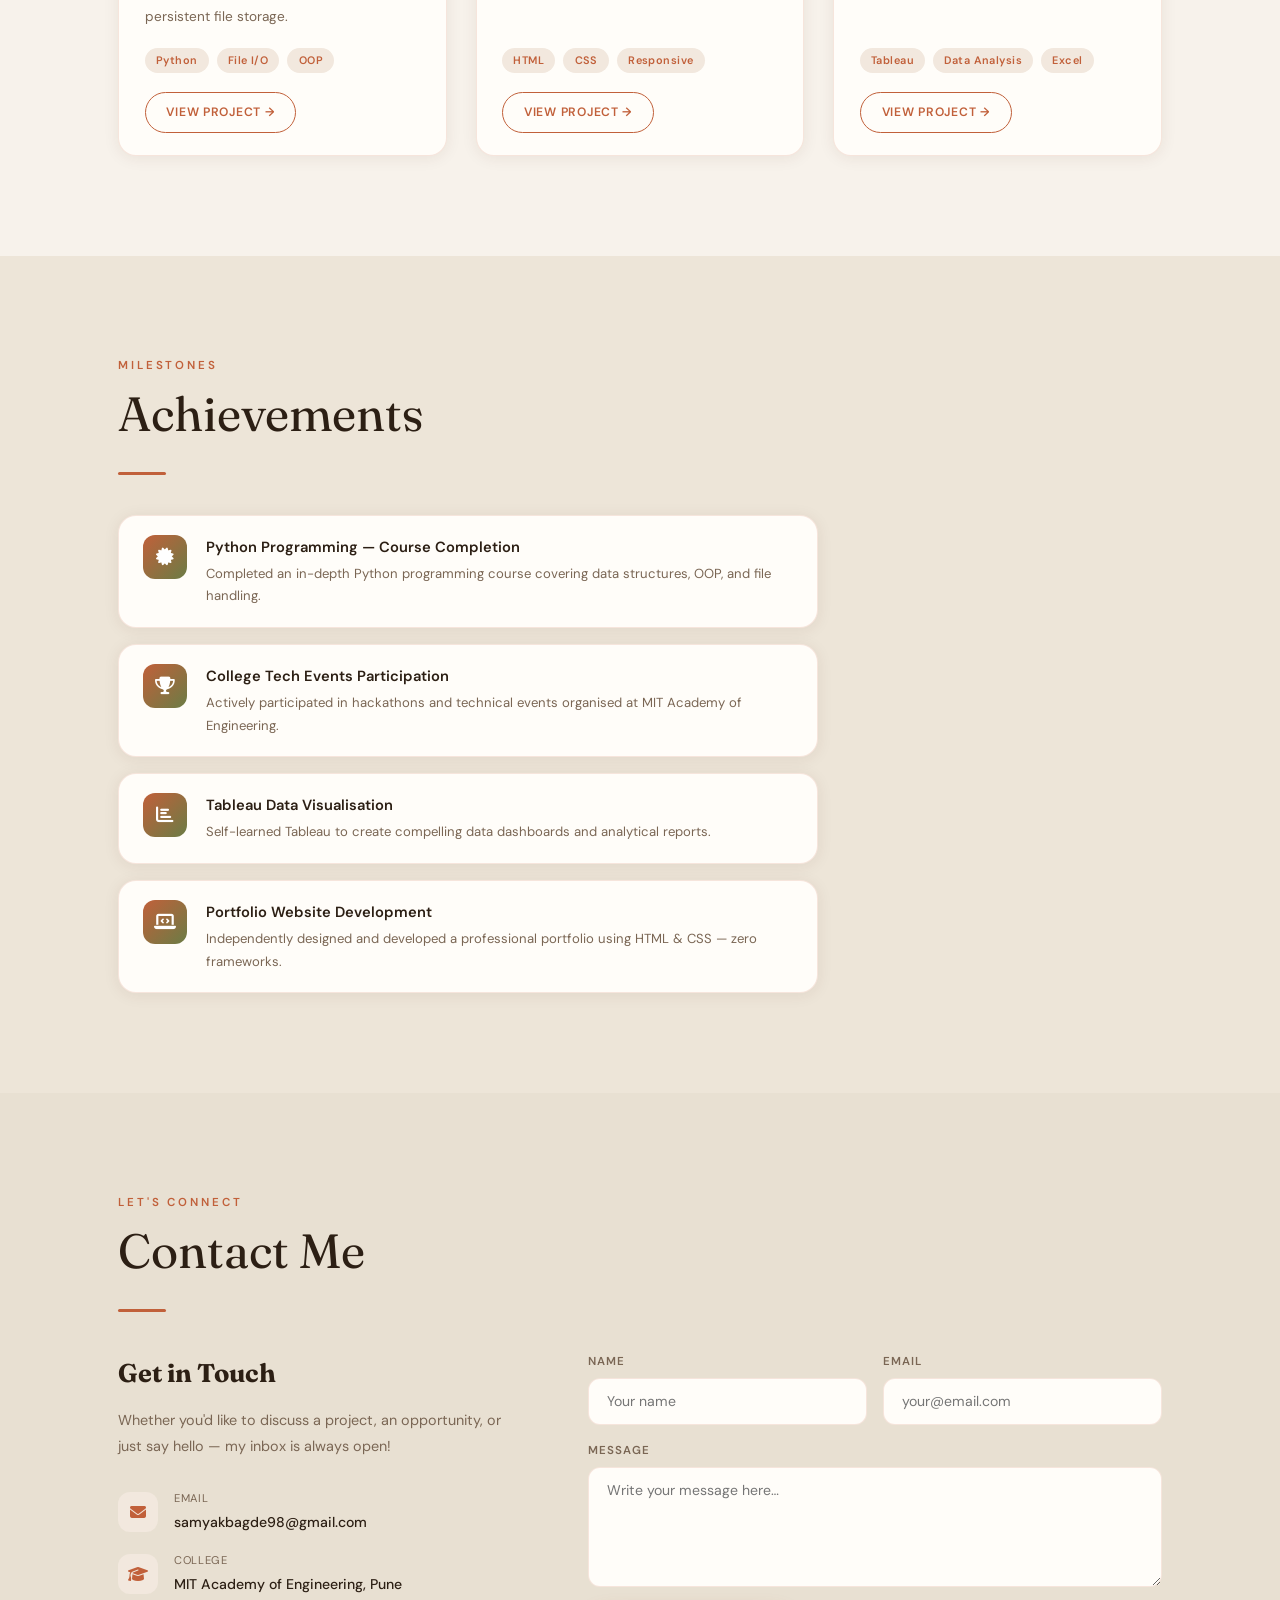
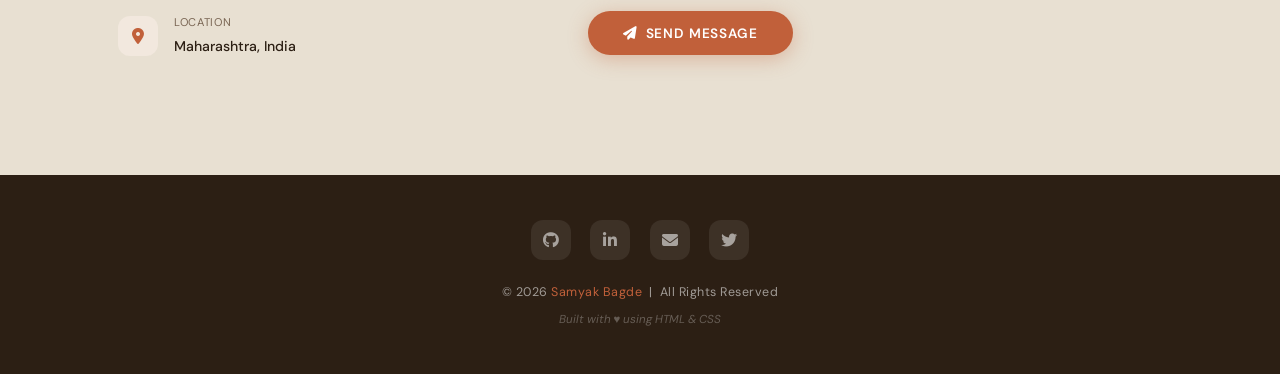
<file: index .html>
<!DOCTYPE html>
<html lang="en">
<head>
  <meta charset="UTF-8" />
  <meta name="viewport" content="width=device-width, initial-scale=1.0" />
  <title>Samyak Bagde — Portfolio</title>
  <link href="https://fonts.googleapis.com/css2?family=Fraunces:ital,opsz,wght@0,9..144,300;0,9..144,400;0,9..144,500;0,9..144,600;1,9..144,300&family=DM+Sans:wght@300;400;500;600&display=swap" rel="stylesheet" />
  <link rel="stylesheet" href="https://cdnjs.cloudflare.com/ajax/libs/font-awesome/6.5.0/css/all.min.css" />
  <link rel="stylesheet" href="style.css" />
</head>
<body>

<!-- ────────────────────────────── NAV ── -->
<nav>
  <div class="nav-inner">
    <a href="#home" class="nav-logo">S<span>.</span>Bagde</a>
    <input type="checkbox" id="nav-toggle" />
    <ul class="nav-links">
      <li><a href="#about">About</a></li>
      <li><a href="#skills">Skills</a></li>
      <li><a href="#projects">Projects</a></li>
      <li><a href="#achievements">Achievements</a></li>
      <li><a href="#contact">Contact</a></li>
    </ul>
    <label for="nav-toggle" class="hamburger" aria-label="Menu">
      <span></span><span></span><span></span>
    </label>
  </div>
  <div class="nav-mobile">
    <a href="#about">About</a>
    <a href="#skills">Skills</a>
    <a href="#projects">Projects</a>
    <a href="#achievements">Achievements</a>
    <a href="#contact">Contact</a>
  </div>
</nav>

<!-- ────────────────────────────── HERO ── -->
<section id="home">
  <div class="container">
    <div class="hero-inner">
      <div>
        <p class="hero-kicker fade d1">Portfolio 2026</p>
        <h1 class="hero-name fade d2">Samyak<br><strong>Bagde</strong></h1>
        <p class="hero-tagline fade d3">Computer Science Student &nbsp;·&nbsp; Aspiring Software Developer</p>
        <p class="hero-intro fade d4">
          Passionate about building elegant software solutions and turning ideas
          into impactful digital experiences. Currently pursuing IT at MITAOE, Pune.
        </p>
        <div class="btn-row fade d5">
          <a href="#" class="btn btn-primary"><i class="fa fa-download"></i> Download Résumé</a>
          <a href="#contact" class="btn btn-outline"><i class="fa fa-envelope"></i> Contact Me</a>
        </div>
        <div class="hero-stats fade d5">
          <div>
            <div class="hero-stat-num">3+</div>
            <div class="hero-stat-lbl">Projects</div>
          </div>
          <div>
            <div class="hero-stat-num">7+</div>
            <div class="hero-stat-lbl">Skills</div>
          </div>
          <div>
            <div class="hero-stat-num">IT</div>
            <div class="hero-stat-lbl">Field</div>
          </div>
        </div>
      </div>
      <div class="hero-blob fade d3">🧑‍💻</div>
    </div>
  </div>
</section>

<!-- ────────────────────────────── ABOUT ── -->
<section id="about" class="section-wrap">
  <div class="container">
    <p class="section-label">Who I Am</p>
    <h2 class="section-title">About Me</h2>
    <div class="sep"></div>
    <div class="about-grid">
      <div class="about-img-wrap">
        <div class="about-avatar">🧑‍🎓</div>
        <div class="about-badge">MIT Academy of Engineering</div>
        <div class="tag">Pune, Maharashtra</div>
      </div>
      <div class="about-text">
        <p>
          Hi! I'm <strong>Samyak Bagde</strong>, an Information Technology student at
          MIT Academy of Engineering (MITAOE), Pune. I have a deep passion for
          software development, data analytics, and crafting clean, user-centred
          digital products.
        </p>
        <p>
          My academic journey has equipped me with a strong foundation in programming
          (Python, Java, C), web technologies (HTML & CSS), and data-visualisation tools
          like Tableau and Excel. I love bridging the gap between logic and aesthetics —
          writing code that not only works well but looks and feels great.
        </p>
        <p>
          Outside the classroom I participate actively in college tech events, continuously
          learn new tools, and work on personal projects that challenge and grow my skills.
        </p>
        <div class="about-chips">
          <div class="chip"><i class="fa fa-graduation-cap"></i> B.Tech – IT</div>
          <div class="chip"><i class="fa fa-map-marker-alt"></i> Pune, India</div>
          <div class="chip"><i class="fa fa-envelope"></i> samyakbagde98@gmail.com</div>
          <div class="chip"><i class="fa fa-code"></i> Open to Internships</div>
        </div>
      </div>
    </div>
  </div>
</section>

<!-- ────────────────────────────── SKILLS ── -->
<section id="skills" class="section-wrap alt">
  <div class="container">
    <p class="section-label">What I Know</p>
    <h2 class="section-title">Skills</h2>
    <div class="sep"></div>

    <div class="skills-divider">Technical Skills</div>
    <div class="skills-grid">
      <div class="skill-card sk-py"><div class="skill-icon"></div><div class="skill-name">Python</div><div class="skill-type">Programming</div></div>
      <div class="skill-card sk-c"><div class="skill-icon"></div><div class="skill-name">C</div><div class="skill-type">Programming</div></div>
      <div class="skill-card sk-java"><div class="skill-icon"></div><div class="skill-name">Java</div><div class="skill-type">Basic</div></div>
      <div class="skill-card sk-html"><div class="skill-icon"></div><div class="skill-name">HTML</div><div class="skill-type">Web</div></div>
      <div class="skill-card sk-css"><div class="skill-icon"></div><div class="skill-name">CSS</div><div class="skill-type">Web</div></div>
      <div class="skill-card sk-xl"><div class="skill-icon"></div><div class="skill-name">Excel</div><div class="skill-type">Data</div></div>
      <div class="skill-card sk-tab"><div class="skill-icon"></div><div class="skill-name">Tableau</div><div class="skill-type">Visualisation</div></div>
    </div>

    <div class="skills-divider">Soft Skills</div>
    <div class="skills-grid">
      <div class="skill-card sk-com"><div class="skill-icon"></div><div class="skill-name">Communication</div><div class="skill-type">Interpersonal</div></div>
      <div class="skill-card sk-team"><div class="skill-icon"></div><div class="skill-name">Teamwork</div><div class="skill-type">Collaboration</div></div>
      <div class="skill-card sk-prob"><div class="skill-icon"></div><div class="skill-name">Problem Solving</div><div class="skill-type">Analytical</div></div>
    </div>
  </div>
</section>

<!-- ────────────────────────────── PROJECTS ── -->
<section id="projects" class="section-wrap">
  <div class="container">
    <p class="section-label">What I've Built</p>
    <h2 class="section-title">Projects</h2>
    <div class="sep"></div>
    <div class="projects-grid">

      <div class="project-card">
        <div class="project-banner pb-1">🗃️</div>
        <div class="project-body">
          <h3 class="project-title">Student Management System</h3>
          <p class="project-desc">
            A Python-based console application to manage student records — add, update,
            delete, and search students with persistent file storage.
          </p>
          <div class="project-tags"><span>Python</span><span>File I/O</span><span>OOP</span></div>
          <a href="#" class="btn-view">View Project →</a>
        </div>
      </div>

      <div class="project-card">
        <div class="project-banner pb-2">🌐</div>
        <div class="project-body">
          <h3 class="project-title">Portfolio Website</h3>
          <p class="project-desc">
            A modern, responsive personal portfolio built using only HTML and CSS —
            showcasing projects, skills, and achievements with elegant animations.
          </p>
          <div class="project-tags"><span>HTML</span><span>CSS</span><span>Responsive</span></div>
          <a href="#" class="btn-view">View Project →</a>
        </div>
      </div>

      <div class="project-card">
        <div class="project-banner pb-3">📊</div>
        <div class="project-body">
          <h3 class="project-title">Data Dashboard</h3>
          <p class="project-desc">
            An interactive Tableau dashboard that visualises academic or business
            datasets, featuring filters, KPIs, and trend charts for clear insights.
          </p>
          <div class="project-tags"><span>Tableau</span><span>Data Analysis</span><span>Excel</span></div>
          <a href="#" class="btn-view">View Project →</a>
        </div>
      </div>

    </div>
  </div>
</section>

<!-- ────────────────────────────── ACHIEVEMENTS ── -->
<section id="achievements" class="section-wrap alt2">
  <div class="container">
    <p class="section-label">Milestones</p>
    <h2 class="section-title">Achievements</h2>
    <div class="sep"></div>
    <div class="ach-list">

      <div class="ach-item">
        <div class="ach-icon"><i class="fa fa-certificate"></i></div>
        <div class="ach-content">
          <h4>Python Programming — Course Completion</h4>
          <p>Completed an in-depth Python programming course covering data structures, OOP, and file handling.</p>
        </div>
      </div>

      <div class="ach-item">
        <div class="ach-icon"><i class="fa fa-trophy"></i></div>
        <div class="ach-content">
          <h4>College Tech Events Participation</h4>
          <p>Actively participated in hackathons and technical events organised at MIT Academy of Engineering.</p>
        </div>
      </div>

      <div class="ach-item">
        <div class="ach-icon"><i class="fa fa-chart-bar"></i></div>
        <div class="ach-content">
          <h4>Tableau Data Visualisation</h4>
          <p>Self-learned Tableau to create compelling data dashboards and analytical reports.</p>
        </div>
      </div>

      <div class="ach-item">
        <div class="ach-icon"><i class="fa fa-laptop-code"></i></div>
        <div class="ach-content">
          <h4>Portfolio Website Development</h4>
          <p>Independently designed and developed a professional portfolio using HTML & CSS — zero frameworks.</p>
        </div>
      </div>

    </div>
  </div>
</section>

<!-- ────────────────────────────── CONTACT ── -->
<section id="contact" class="section-wrap alt3">
  <div class="container">
    <p class="section-label">Let's Connect</p>
    <h2 class="section-title">Contact Me</h2>
    <div class="sep"></div>
    <div class="contact-grid">

      <div class="contact-info">
        <h3>Get in Touch</h3>
        <p>Whether you'd like to discuss a project, an opportunity, or just say hello — my inbox is always open!</p>
        <div class="contact-item">
          <div class="contact-icon"><i class="fa fa-envelope"></i></div>
          <div>
            <div class="contact-item-lbl">Email</div>
            <div class="contact-item-text"><a href="mailto:samyakbagde98@gmail.com">samyakbagde98@gmail.com</a></div>
          </div>
        </div>
        <div class="contact-item">
          <div class="contact-icon"><i class="fa fa-graduation-cap"></i></div>
          <div>
            <div class="contact-item-lbl">College</div>
            <div class="contact-item-text"><span>MIT Academy of Engineering, Pune</span></div>
          </div>
        </div>
        <div class="contact-item">
          <div class="contact-icon"><i class="fa fa-map-marker-alt"></i></div>
          <div>
            <div class="contact-item-lbl">Location</div>
            <div class="contact-item-text"><span>Maharashtra, India</span></div>
          </div>
        </div>
      </div>

      <div>
        <div class="contact-form">
          <div class="form-row">
            <div class="field">
              <label for="name">Name</label>
              <input type="text" id="name" placeholder="Your name" />
            </div>
            <div class="field">
              <label for="email">Email</label>
              <input type="email" id="email" placeholder="your@email.com" />
            </div>
          </div>
          <div class="field">
            <label for="message">Message</label>
            <textarea id="message" placeholder="Write your message here…"></textarea>
          </div>
          <button class="btn-send" type="button"><i class="fa fa-paper-plane"></i> &nbsp;Send Message</button>
        </div>
      </div>

    </div>
  </div>
</section>

<!-- ────────────────────────────── FOOTER ── -->
<footer>
  <div class="footer-inner">
    <div class="footer-socials">
      <a href="#" class="social-btn" aria-label="GitHub"><i class="fab fa-github"></i></a>
      <a href="#" class="social-btn" aria-label="LinkedIn"><i class="fab fa-linkedin-in"></i></a>
      <a href="mailto:samyakbagde98@gmail.com" class="social-btn" aria-label="Email"><i class="fa fa-envelope"></i></a>
      <a href="#" class="social-btn" aria-label="Twitter"><i class="fab fa-twitter"></i></a>
    </div>
    <p class="footer-copy">© 2026 <span>Samyak Bagde</span> &nbsp;|&nbsp; All Rights Reserved</p>
    <p class="footer-tagline">Built with ♥ using HTML &amp; CSS</p>
  </div>
</footer>

</body>
</html>
</file>
<file: style.css>
/* ── RESET & TOKENS ────────────────────────────────── */
*, *::before, *::after { margin:0; padding:0; box-sizing:border-box; }
:root {
  --white:    #fffdf9;
  --cream:    #f7f2eb;
  --blush:    #f2e8de;
  --lavender: #ede5d8;
  --sky:      #e8e0d2;
  --sage:     #dde5d8;
  --ink:      #2c1f14;
  --muted:    #7a6654;
  --accent:   #c1603a;
  --accent2:  #6b7c45;
  --border:   rgba(193,96,58,.15);
  --shadow:   0 8px 40px rgba(80,40,20,.12);
  --shadow-sm:0 2px 16px rgba(80,40,20,.08);
  --r:        18px;
  --ff-head:  'Fraunces', serif;
  --ff-body:  'DM Sans', sans-serif;
}
html { scroll-behavior:smooth; }
body {
  font-family: var(--ff-body);
  background: var(--cream);
  color: var(--ink);
  line-height: 1.7;
  overflow-x: hidden;
}

/* ── SCROLL-BAR ─────────────────────────────────────── */
::-webkit-scrollbar { width: 6px; }
::-webkit-scrollbar-track { background: var(--cream); }
::-webkit-scrollbar-thumb { background: var(--accent); border-radius: 99px; }

/* ── NOISE OVERLAY ──────────────────────────────────── */
body::before {
  content:'';
  position:fixed; inset:0; z-index:0; pointer-events:none;
  background-image: url("data:image/svg+xml,%3Csvg xmlns='http://www.w3.org/2000/svg' width='200' height='200'%3E%3Cfilter id='n'%3E%3CfeTurbulence type='fractalNoise' baseFrequency='.85' numOctaves='4' stitchTiles='stitch'/%3E%3CfeColorMatrix type='saturate' values='0'/%3E%3C/filter%3E%3Crect width='200' height='200' filter='url(%23n)' opacity='.025'/%3E%3C/svg%3E");
  opacity:.4;
}

/* ── UTILITY ────────────────────────────────────────── */
section { position:relative; z-index:1; }
.container { max-width:1100px; margin:0 auto; padding:0 28px; }
.section-label {
  font-family: var(--ff-body);
  font-size:.72rem; font-weight:600; letter-spacing:.25em;
  text-transform:uppercase; color:var(--accent);
  margin-bottom:.6rem;
}
.section-title {
  font-family: var(--ff-head);
  font-size:clamp(2rem,4vw,3rem); font-weight:400;
  color:var(--ink); line-height:1.2; margin-bottom:1.8rem;
}
.tag {
  display:inline-block; padding:.3rem .9rem;
  background:var(--sage); color:var(--accent2);
  border-radius:99px; font-size:.72rem; font-weight:500;
  letter-spacing:.05em;
}

/* ── FADE-IN ANIMATION ──────────────────────────────── */
@keyframes fadeUp {
  from { opacity:0; transform:translateY(28px); }
  to   { opacity:1; transform:translateY(0); }
}
.fade { opacity:0; animation:fadeUp .8s ease forwards; }
.fade.d1 { animation-delay:.15s; }
.fade.d2 { animation-delay:.30s; }
.fade.d3 { animation-delay:.45s; }
.fade.d4 { animation-delay:.60s; }
.fade.d5 { animation-delay:.75s; }

/* ── NAVBAR ─────────────────────────────────────────── */
nav {
  position:sticky; top:0; z-index:100;
  background:rgba(247,242,235,.90);
  backdrop-filter:blur(16px);
  border-bottom:1px solid var(--border);
}
.nav-inner {
  display:flex; align-items:center; justify-content:space-between;
  padding:.95rem 28px; max-width:1100px; margin:0 auto;
}
.nav-logo {
  font-family:var(--ff-head);
  font-size:1.45rem; font-weight:500;
  color:var(--ink); text-decoration:none; letter-spacing:.02em;
}
.nav-logo span { color:var(--accent); }
.nav-links { display:flex; gap:2rem; list-style:none; }
.nav-links a {
  font-size:.82rem; font-weight:500; letter-spacing:.06em;
  text-decoration:none; color:var(--muted); text-transform:uppercase;
  position:relative; transition:color .25s;
}
.nav-links a::after {
  content:''; position:absolute; left:0; bottom:-3px;
  width:0; height:1.5px; background:var(--accent); transition:width .3s;
}
.nav-links a:hover { color:var(--ink); }
.nav-links a:hover::after { width:100%; }

/* hamburger */
.hamburger { display:none; flex-direction:column; gap:5px; cursor:pointer; background:none; border:none; }
.hamburger span { width:22px; height:1.5px; background:var(--ink); display:block; border-radius:2px; transition:all .3s; }
.nav-mobile { display:none; flex-direction:column; gap:1.2rem; padding:1.2rem 28px 1.4rem; background:rgba(247,242,235,.97); border-bottom:1px solid var(--border); }
.nav-mobile a { font-size:.85rem; font-weight:500; color:var(--muted); text-decoration:none; text-transform:uppercase; letter-spacing:.06em; }
#nav-toggle { display:none; }
#nav-toggle:checked ~ .nav-mobile { display:flex; }
@media(max-width:680px) {
  .nav-links { display:none; }
  .hamburger { display:flex; }
}

/* ── HERO ───────────────────────────────────────────── */
#home {
  min-height:100vh; display:flex; align-items:center;
  background: linear-gradient(135deg, #f2e8de 0%, #e8dfd0 40%, #dde5d0 100%);
  padding:100px 0 80px;
}
.hero-inner {
  display:grid; grid-template-columns:1fr auto;
  align-items:center; gap:60px;
}
.hero-kicker {
  font-size:.78rem; font-weight:600; letter-spacing:.3em;
  text-transform:uppercase; color:var(--accent);
  display:flex; align-items:center; gap:.6rem; margin-bottom:1rem;
}
.hero-kicker::before { content:''; display:block; width:32px; height:1px; background:var(--accent); }
.hero-name {
  font-family:var(--ff-head);
  font-size:clamp(3rem,8vw,5.5rem); font-weight:300;
  line-height:1.05; color:var(--ink); margin-bottom:.5rem;
}
.hero-name strong { font-weight:600; color:var(--accent); }
.hero-tagline {
  font-size:clamp(.9rem,1.8vw,1.1rem); color:var(--muted);
  font-weight:300; margin-bottom:1.2rem;
}
.hero-intro {
  font-size:.92rem; color:var(--muted); max-width:480px;
  border-left:3px solid var(--accent); padding-left:1rem;
  margin-bottom:2.5rem; line-height:1.8;
}
.btn-row { display:flex; gap:1rem; flex-wrap:wrap; }
.btn {
  display:inline-flex; align-items:center; gap:.5rem;
  padding:.75rem 1.8rem; border-radius:99px;
  font-family:var(--ff-body); font-size:.82rem; font-weight:600;
  letter-spacing:.06em; text-transform:uppercase;
  text-decoration:none; cursor:pointer;
  transition:all .3s; border:none;
}
.btn-primary {
  background:var(--accent); color:#fff;
  box-shadow:0 4px 20px rgba(193,96,58,.35);
}
.btn-primary:hover { background:#a84f2d; transform:translateY(-2px); box-shadow:0 8px 28px rgba(193,96,58,.45); }
.btn-outline {
  background:transparent; color:var(--accent);
  border:1.5px solid var(--accent);
}
.btn-outline:hover { background:var(--blush); transform:translateY(-2px); }

/* hero blob */
.hero-blob {
  width:260px; height:260px; border-radius:60% 40% 55% 45% / 55% 60% 40% 45%;
  background:linear-gradient(135deg, var(--accent) 0%, var(--accent2) 100%);
  display:flex; align-items:center; justify-content:center;
  font-size:5rem; box-shadow:var(--shadow);
  flex-shrink:0;
  animation:blobFloat 6s ease-in-out infinite;
}
@keyframes blobFloat {
  0%,100% { border-radius:60% 40% 55% 45% / 55% 60% 40% 45%; transform:translateY(0); }
  50%      { border-radius:45% 55% 40% 60% / 40% 45% 55% 60%; transform:translateY(-12px); }
}
.hero-stats {
  display:flex; gap:2rem; margin-top:2.5rem;
}
.hero-stat-num {
  font-family:var(--ff-head); font-size:2rem; font-weight:600; color:var(--accent); line-height:1;
}
.hero-stat-lbl { font-size:.72rem; color:var(--muted); font-weight:500; letter-spacing:.05em; margin-top:.2rem; }

@media(max-width:800px) {
  .hero-inner { grid-template-columns:1fr; }
  .hero-blob { width:180px; height:180px; font-size:3.5rem; justify-self:center; order:-1; }
  .hero-stats { gap:1.4rem; }
}

/* ── SECTION WRAPPER ────────────────────────────────── */
.section-wrap { padding:100px 0; }
.section-wrap.alt { background:var(--blush); }
.section-wrap.alt2 { background:var(--lavender); }
.section-wrap.alt3 { background:var(--sky); }

/* ── ABOUT ──────────────────────────────────────────── */
.about-grid {
  display:grid; grid-template-columns:260px 1fr; gap:60px; align-items:center;
}
.about-img-wrap {
  display:flex; flex-direction:column; align-items:center; gap:1rem;
}
.about-avatar {
  width:220px; height:220px; border-radius:50%;
  background:linear-gradient(135deg, var(--accent), var(--accent2));
  display:flex; align-items:center; justify-content:center;
  font-size:5.5rem;
  box-shadow:0 0 0 8px var(--white), 0 0 0 16px var(--lavender), var(--shadow);
}
.about-badge {
  background:var(--white); border-radius:99px;
  padding:.4rem 1.1rem; font-size:.75rem; font-weight:600;
  color:var(--accent); box-shadow:var(--shadow-sm);
  letter-spacing:.04em;
}
.about-text p {
  font-size:.95rem; color:var(--muted); line-height:1.85; margin-bottom:1.2rem;
}
.about-chips { display:flex; flex-wrap:wrap; gap:.6rem; margin-top:1rem; }
.chip {
  background:var(--white); border:1px solid var(--border);
  border-radius:99px; padding:.35rem .95rem;
  font-size:.75rem; font-weight:500; color:var(--muted);
  display:flex; align-items:center; gap:.4rem;
  box-shadow:var(--shadow-sm);
}
.chip i { color:var(--accent); font-size:.8rem; }
@media(max-width:720px) {
  .about-grid { grid-template-columns:1fr; }
  .about-img-wrap { margin-bottom:1rem; }
}

/* ── SKILLS ─────────────────────────────────────────── */
.skills-grid {
  display:grid; grid-template-columns:repeat(auto-fill, minmax(160px,1fr)); gap:1.2rem;
}
.skill-card {
  background:var(--white); border-radius:var(--r);
  padding:1.4rem 1rem; text-align:center;
  box-shadow:var(--shadow-sm); border:1px solid var(--border);
  transition:transform .3s, box-shadow .3s;
  cursor:default;
}
.skill-card:hover { transform:translateY(-6px) scale(1.03); box-shadow:var(--shadow); }
.skill-icon { font-size:2rem; margin-bottom:.6rem; }
.skill-name { font-size:.82rem; font-weight:600; color:var(--ink); letter-spacing:.03em; }
.skill-type { font-size:.7rem; color:var(--muted); margin-top:.2rem; }
/* color variants */
.sk-py  .skill-icon::after { content:'🐍'; }
.sk-c   .skill-icon::after { content:'⚙️'; }
.sk-java .skill-icon::after{ content:'☕'; }
.sk-html .skill-icon::after{ content:'🌐'; }
.sk-css  .skill-icon::after{ content:'🎨'; }
.sk-xl   .skill-icon::after{ content:'📊'; }
.sk-tab  .skill-icon::after{ content:'📈'; }
.sk-com  .skill-icon::after{ content:'💬'; }
.sk-team .skill-icon::after{ content:'🤝'; }
.sk-prob .skill-icon::after{ content:'🧩'; }
.sk-py   { background:linear-gradient(135deg,#e8f0e0,#fffdf9); }
.sk-c    { background:linear-gradient(135deg,#e8e4d8,#fffdf9); }
.sk-java { background:linear-gradient(135deg,#f5e8d8,#fffdf9); }
.sk-html { background:linear-gradient(135deg,#f2ddd4,#fffdf9); }
.sk-css  { background:linear-gradient(135deg,#dde5d0,#fffdf9); }
.sk-xl   { background:linear-gradient(135deg,#e0ecda,#fffdf9); }
.sk-tab  { background:linear-gradient(135deg,#e5dfd0,#fffdf9); }
.sk-com  { background:linear-gradient(135deg,#f5e8d8,#fffdf9); }
.sk-team { background:linear-gradient(135deg,#e0e8d8,#fffdf9); }
.sk-prob { background:linear-gradient(135deg,#f2ddd4,#fffdf9); }
.skills-divider {
  text-align:center; font-size:.72rem; font-weight:600;
  letter-spacing:.18em; text-transform:uppercase;
  color:var(--accent); margin:2.5rem 0 1.5rem;
  display:flex; align-items:center; gap:1rem;
}
.skills-divider::before, .skills-divider::after {
  content:''; flex:1; height:1px; background:var(--border);
}

/* ── PROJECTS ───────────────────────────────────────── */
.projects-grid {
  display:grid; grid-template-columns:repeat(auto-fill, minmax(300px,1fr)); gap:1.8rem;
}
.project-card {
  background:var(--white); border-radius:var(--r);
  overflow:hidden; box-shadow:var(--shadow-sm);
  border:1px solid var(--border);
  transition:transform .35s, box-shadow .35s;
  display:flex; flex-direction:column;
}
.project-card:hover { transform:translateY(-8px); box-shadow:var(--shadow); }
.project-banner {
  height:130px; display:flex; align-items:center; justify-content:center;
  font-size:3.5rem;
}
.pb-1 { background:linear-gradient(135deg, #f2ddd4, #e8c8b8); }
.pb-2 { background:linear-gradient(135deg, #dde5d0, #c8d8b8); }
.pb-3 { background:linear-gradient(135deg, #e8e0cc, #d8cdb0); }
.project-body { padding:1.4rem 1.6rem; flex:1; display:flex; flex-direction:column; }
.project-title { font-family:var(--ff-head); font-size:1.35rem; font-weight:500; margin-bottom:.4rem; }
.project-desc { font-size:.85rem; color:var(--muted); flex:1; margin-bottom:1.2rem; line-height:1.7; }
.project-tags { display:flex; gap:.5rem; flex-wrap:wrap; margin-bottom:1.2rem; }
.project-tags span {
  font-size:.68rem; font-weight:600; letter-spacing:.04em;
  padding:.22rem .7rem; border-radius:99px;
  background:var(--blush); color:var(--accent);
}
.btn-view {
  align-self:flex-start; font-size:.76rem; padding:.55rem 1.3rem;
  background:transparent; border:1.5px solid var(--accent); color:var(--accent);
  border-radius:99px; cursor:pointer; font-family:var(--ff-body);
  font-weight:600; letter-spacing:.06em; text-transform:uppercase;
  text-decoration:none; transition:all .25s;
}
.btn-view:hover { background:var(--accent); color:#fff; }

/* ── ACHIEVEMENTS ────────────────────────────────────── */
.ach-list { display:flex; flex-direction:column; gap:1rem; max-width:700px; }
.ach-item {
  display:flex; align-items:flex-start; gap:1.2rem;
  background:var(--white); border-radius:var(--r);
  padding:1.2rem 1.5rem; box-shadow:var(--shadow-sm);
  border:1px solid var(--border);
  transition:transform .3s, box-shadow .3s;
}
.ach-item:hover { transform:translateX(6px); box-shadow:var(--shadow); }
.ach-icon {
  width:44px; height:44px; border-radius:12px; flex-shrink:0;
  background:linear-gradient(135deg, var(--accent), var(--accent2));
  display:flex; align-items:center; justify-content:center;
  color:#fff; font-size:1.1rem;
}
.ach-content h4 { font-size:.92rem; font-weight:600; color:var(--ink); margin-bottom:.2rem; }
.ach-content p  { font-size:.82rem; color:var(--muted); }

/* ── CONTACT ─────────────────────────────────────────── */
.contact-grid {
  display:grid; grid-template-columns:1fr 1.4fr; gap:60px; align-items:start;
}
.contact-info h3 { font-family:var(--ff-head); font-size:1.6rem; margin-bottom:.8rem; }
.contact-info p  { font-size:.9rem; color:var(--muted); line-height:1.8; margin-bottom:1.8rem; }
.contact-item {
  display:flex; align-items:center; gap:1rem; margin-bottom:1rem;
}
.contact-icon {
  width:40px; height:40px; border-radius:12px;
  background:var(--blush); display:flex; align-items:center; justify-content:center;
  color:var(--accent); font-size:1rem; flex-shrink:0;
}
.contact-item-text a, .contact-item-text span {
  font-size:.88rem; color:var(--ink); text-decoration:none; font-weight:500;
}
.contact-item-text a:hover { color:var(--accent); }
.contact-item-lbl { font-size:.7rem; color:var(--muted); text-transform:uppercase; letter-spacing:.06em; }

/* form */
.contact-form { display:flex; flex-direction:column; gap:1rem; }
.form-row { display:grid; grid-template-columns:1fr 1fr; gap:1rem; }
.field label { font-size:.72rem; font-weight:600; color:var(--muted); letter-spacing:.08em; text-transform:uppercase; display:block; margin-bottom:.4rem; }
.field input, .field textarea {
  width:100%; padding:.85rem 1.1rem;
  border:1.5px solid var(--border); border-radius:12px;
  background:var(--white); font-family:var(--ff-body); font-size:.88rem; color:var(--ink);
  outline:none; transition:border-color .25s, box-shadow .25s;
}
.field input:focus, .field textarea:focus {
  border-color:var(--accent);
  box-shadow:0 0 0 4px rgba(139,122,173,.12);
}
.field textarea { resize:vertical; min-height:120px; }
.btn-send {
  padding:.85rem 2.2rem; background:var(--accent); color:#fff;
  border:none; border-radius:99px; font-family:var(--ff-body);
  font-size:.85rem; font-weight:600; letter-spacing:.06em; text-transform:uppercase;
  cursor:pointer; align-self:flex-start;
  box-shadow:0 4px 20px rgba(193,96,58,.35);
  transition:all .3s;
}
.btn-send:hover { background:#a84f2d; transform:translateY(-2px); box-shadow:0 8px 28px rgba(193,96,58,.45); }
@media(max-width:800px) {
  .contact-grid { grid-template-columns:1fr; }
  .form-row { grid-template-columns:1fr; }
}

/* ── FOOTER ──────────────────────────────────────────── */
footer {
  background:#2c1f14; color:rgba(255,255,255,.55);
  padding:2.8rem 28px; text-align:center;
}
.footer-inner { max-width:1100px; margin:0 auto; }
.footer-socials { display:flex; gap:1.2rem; justify-content:center; margin-bottom:1.4rem; }
.social-btn {
  width:40px; height:40px; border-radius:12px;
  background:rgba(255,255,255,.08);
  display:flex; align-items:center; justify-content:center;
  color:rgba(255,255,255,.55); font-size:1rem; text-decoration:none;
  transition:all .25s;
}
.social-btn:hover { background:var(--accent); color:#fff; transform:translateY(-3px); }
.footer-copy { font-size:.78rem; letter-spacing:.04em; }
.footer-copy span { color:var(--accent); }
.footer-tagline { font-size:.72rem; margin-top:.4rem; opacity:.5; font-style:italic; }

/* ── SECTION SEPARATOR ───────────────────────────────── */
.sep {
  width:48px; height:3px; background:var(--accent);
  border-radius:99px; margin-bottom:2.5rem;
}
</file>
